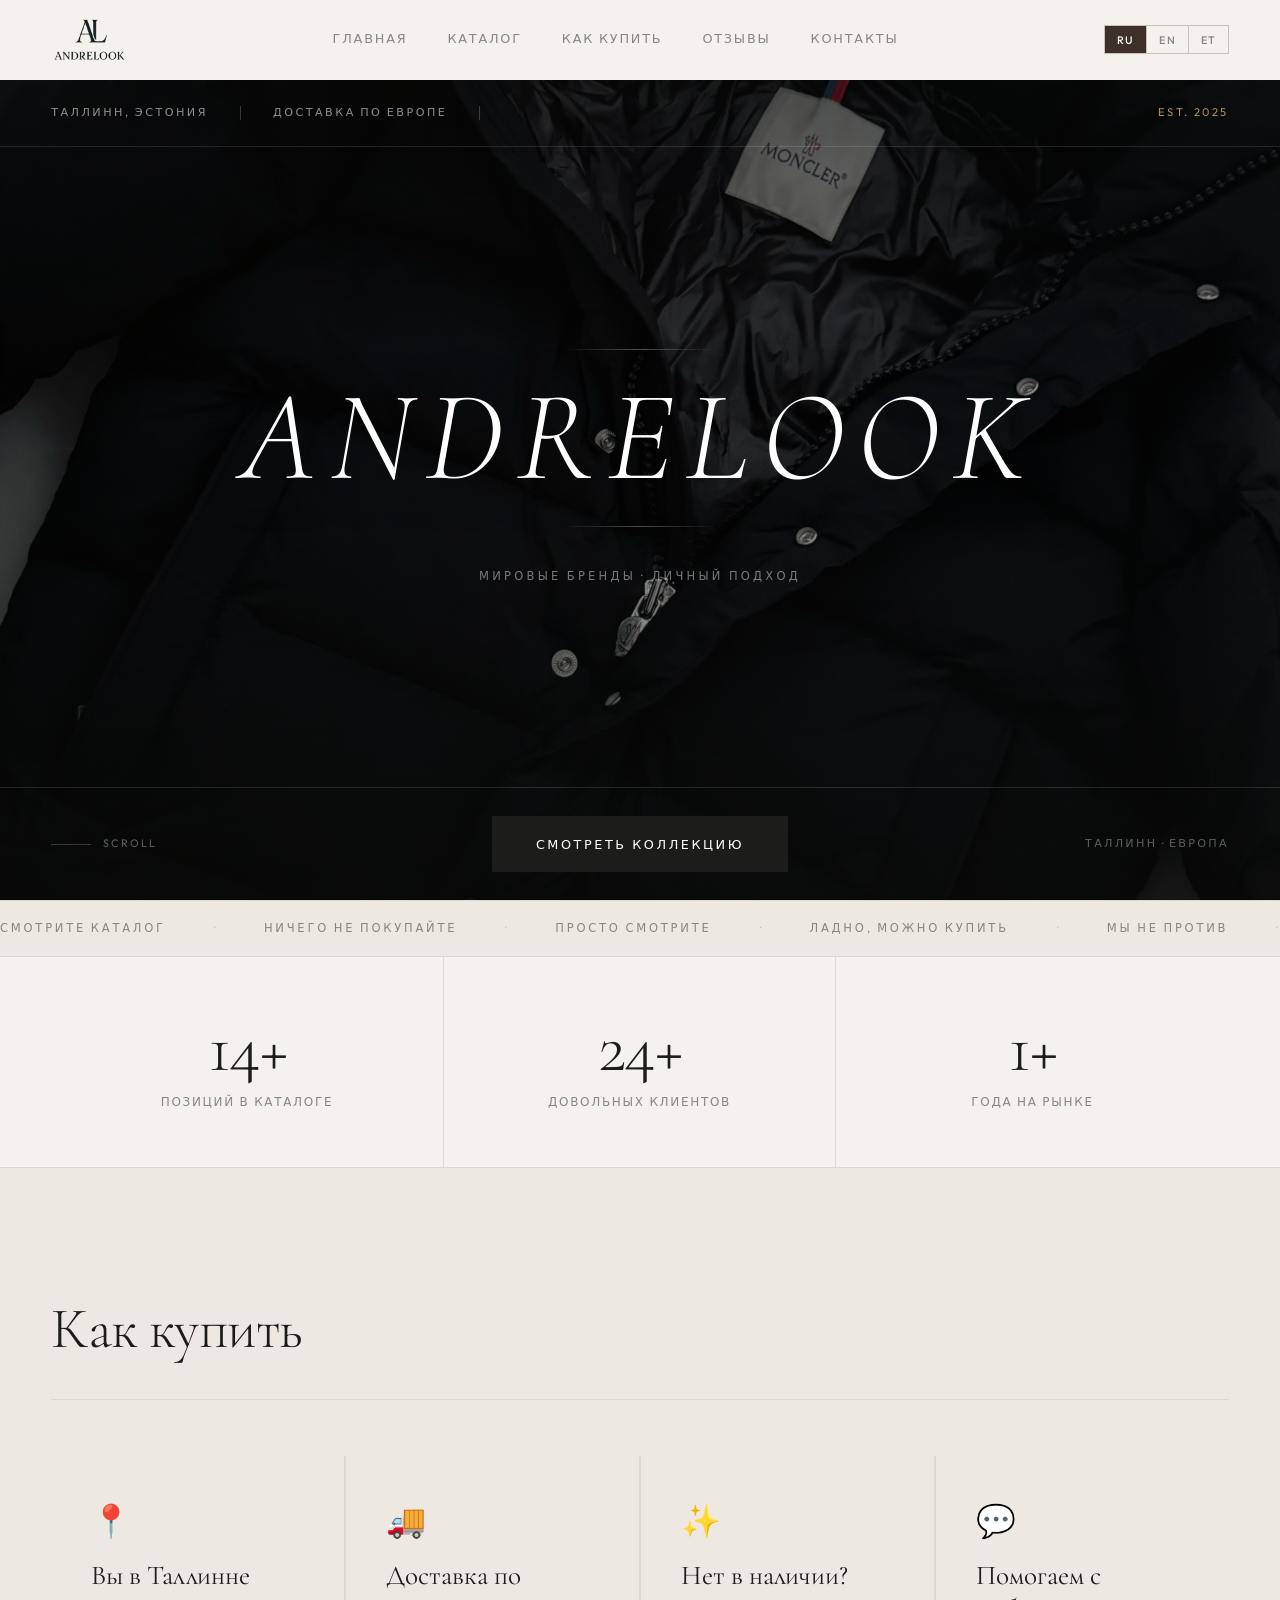
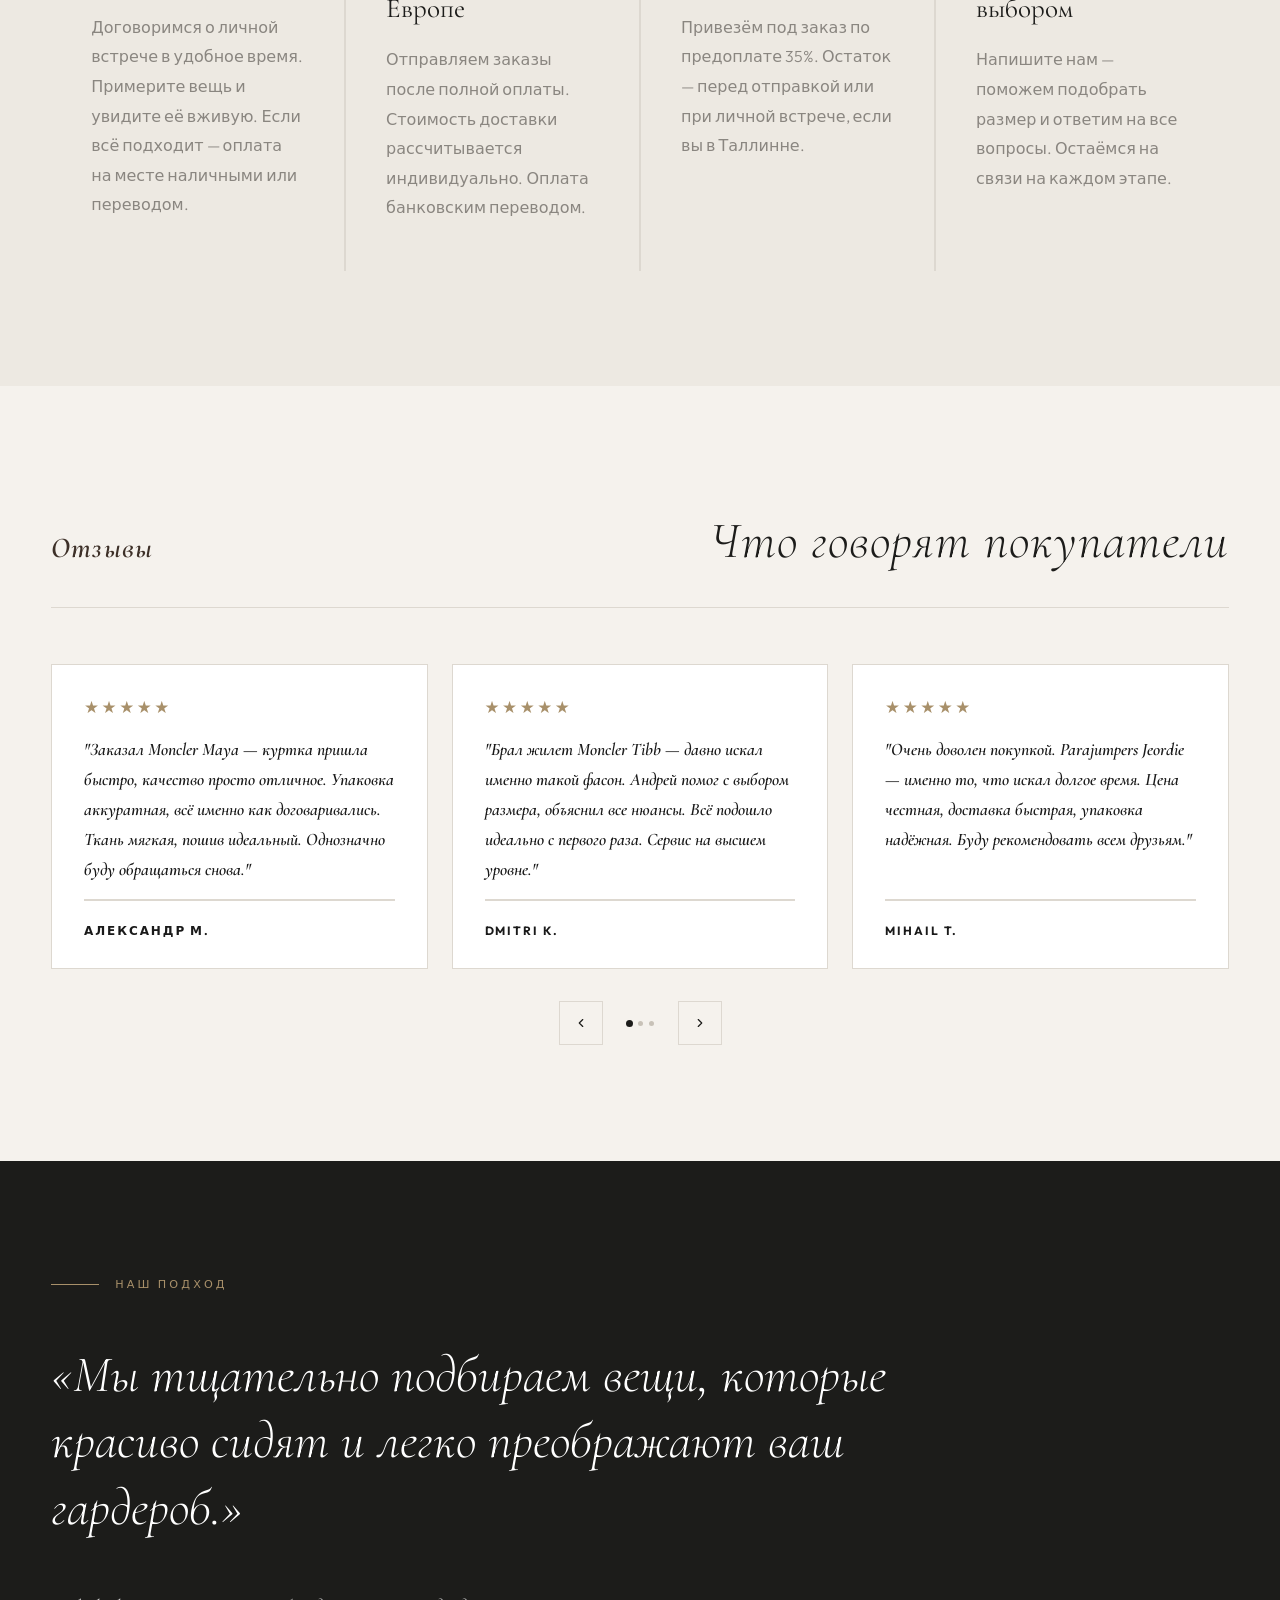
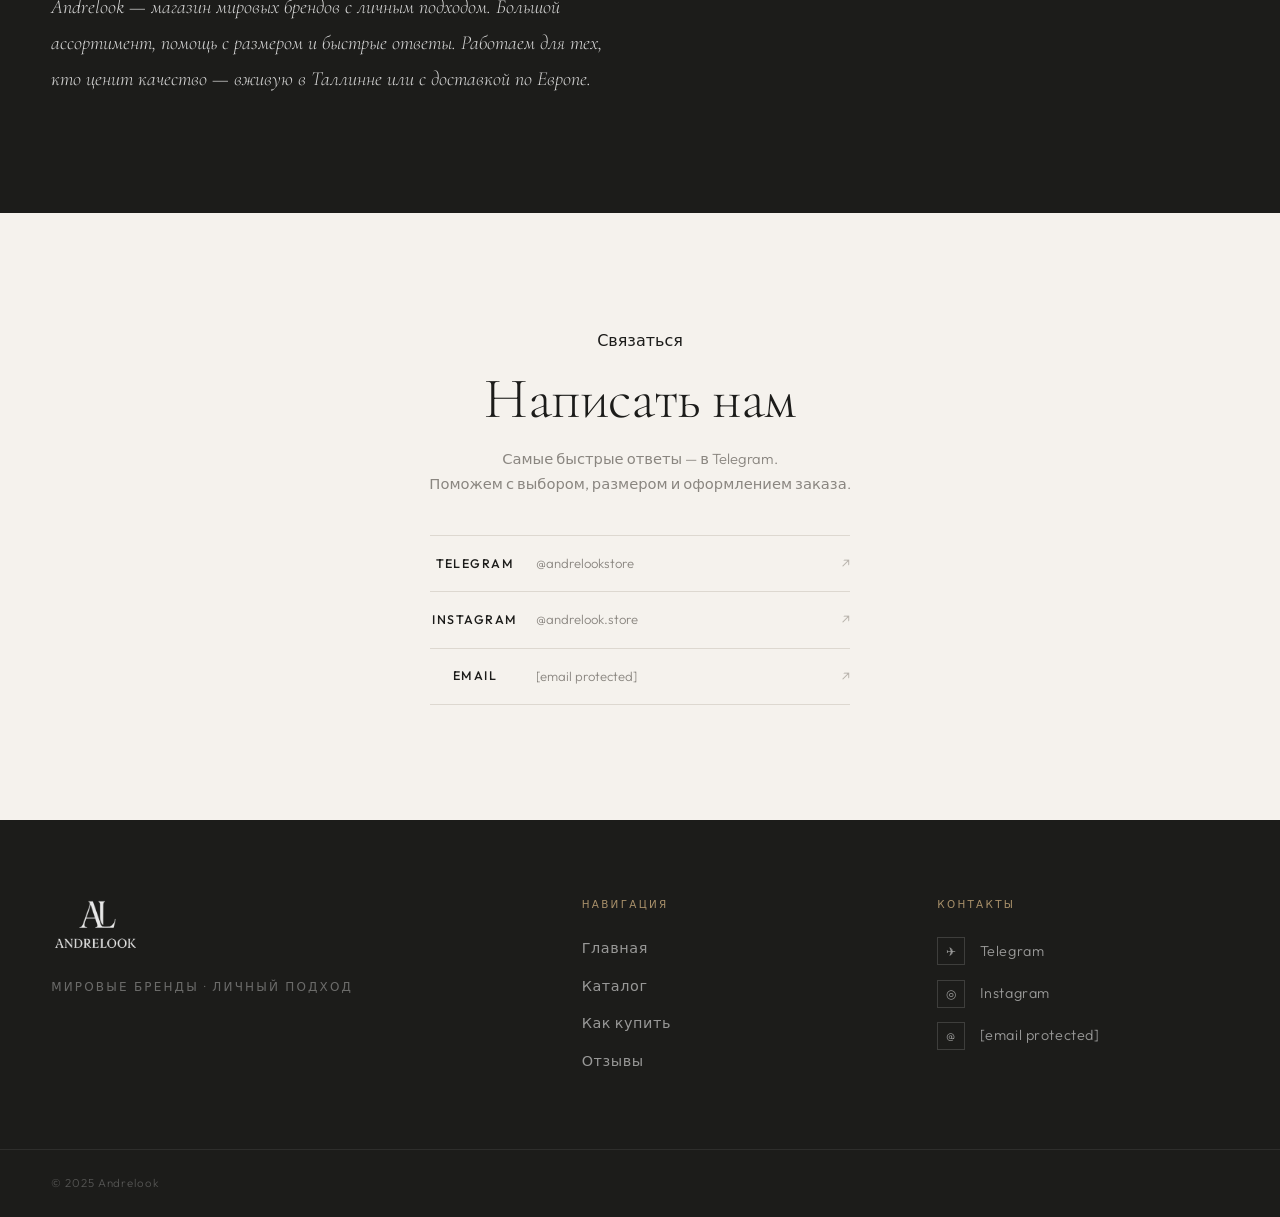
<file: index.html>
<!DOCTYPE html>
<html lang="ru">
<head>
  <meta charset="UTF-8" />
  <meta name="viewport" content="width=device-width, initial-scale=1.0" />
  <meta name="description" content="Куртки Moncler и Parajumpers в Таллинне. Личная примерка, помощь с размером, доставка по Европе. Пишите в Telegram — ответим быстро." />
  <title>Moncler & Parajumpers Tallinn | Купить — Andrelook</title>
  <link rel="preconnect" href="https://fonts.googleapis.com" />
  <link rel="preconnect" href="https://fonts.gstatic.com" crossorigin />
  <link rel="stylesheet" href="css/style.css" />
  <meta name="keywords" content="Moncler, Parajumpers, купить Moncler Таллинн, Parajumpers Estonia, брендовые куртки, Moncler Tallinn, buy Moncler Estonia" />
  <meta property="og:title" content="Moncler & Parajumpers Tallinn | Купить — Andrelook" />
  <meta property="og:description" content="Куртки Moncler и Parajumpers в Таллинне. Личная примерка, помощь с размером, доставка по Европе. Пишите в Telegram — ответим быстро." />
  <meta property="og:type" content="website" />
  <meta name="robots" content="index, follow" />
</head>
<body>

  <header class="site-header" id="site-header">
    <div class="container header-inner">
      <a href="index.html">
        <img src="images/logo.png" alt="Andrelook" class="logo-img" />
      </a>

      <nav class="nav">
        <a href="index.html"   class="nav-link" data-i18n="nav_home">Главная</a>
        <a href="catalog.html" class="nav-link" data-i18n="nav_catalog">Каталог</a>
        <a href="#how"         class="nav-link" data-i18n="nav_how">Как купить</a>
        <a href="#reviews"     class="nav-link" data-i18n="nav_reviews">Отзывы</a>
        <a href="#contact"     class="nav-link" data-i18n="nav_contact">Контакты</a>
      </nav>

      <div class="lang-switcher">
        <button class="lang-btn" data-lang="ru">RU</button>
        <button class="lang-btn" data-lang="en">EN</button>
        <button class="lang-btn" data-lang="et">ET</button>
      </div>

      <!-- Mobile: lang dropdown -->
      <div class="mobile-lang-wrap">
        <button class="mobile-lang-btn" id="mobile-lang-toggle" aria-label="Language">
          <span>RU</span>
        </button>
        <div class="mobile-lang-dropdown" id="mobile-lang-dropdown">
          <button class="lang-btn" data-lang="ru">RU</button>
          <button class="lang-btn" data-lang="en">EN</button>
          <button class="lang-btn" data-lang="et">ET</button>
        </div>
      </div>

      <button class="hamburger" id="hamburger" aria-label="Menu">
        <span></span><span></span>
      </button>
    </div>
  </header>

  <nav class="mobile-nav" id="mobile-nav">
    <a href="index.html"   class="nav-link" data-i18n="nav_home">Главная</a>
    <a href="catalog.html" class="nav-link" data-i18n="nav_catalog">Каталог</a>
    <a href="#how"         class="nav-link" data-i18n="nav_how">Как купить</a>
    <a href="#reviews"     class="nav-link" data-i18n="nav_reviews">Отзывы</a>
    <a href="#contact"     class="nav-link" data-i18n="nav_contact">Контакты</a>
  </nav>

  <main>

    <section class="hero">
      <div class="hero-bg" aria-hidden="true"></div>
      <div class="hero-overlay" aria-hidden="true"></div>

      <div class="hero-topbar">
        <span class="hero-topbar-item" data-i18n="hero_location">Tallinn, Estonia</span>
        <span class="hero-topbar-divider" aria-hidden="true"></span>
        <span class="hero-topbar-item" data-i18n="hero_delivery">Доставка по Европе</span>
        <span class="hero-topbar-divider" aria-hidden="true"></span>
        <span class="hero-topbar-item hero-topbar-year">Est. 2025</span>
      </div>

      <div class="hero-center">
        <div class="hero-brand-wrap">
          <div class="hero-brand-line hero-brand-line--top" aria-hidden="true"></div>
          <h1 class="hero-brand-name">
            <span class="hero-brand-full">ANDRELOOK</span>
          </h1>
          <div class="hero-brand-line hero-brand-line--bottom" aria-hidden="true"></div>
        </div>
        <p class="hero-tagline" data-i18n="hero_tagline">Мировые бренды · Личный подход</p>
      </div>

      <div class="hero-footer">
        <div class="hero-footer-left">
          <div class="hero-scroll-hint">
            <div class="hero-scroll-bar"></div>
            <span>scroll</span>
          </div>
        </div>
        <div class="hero-footer-center">
          <a href="catalog.html" class="btn-primary btn-primary--light">
            <span data-i18n="hero_cta">Смотреть коллекцию</span>
          </a>
        </div>
        <div class="hero-footer-right">
          <span class="hero-footer-note" data-i18n="hero_note">Таллинн · Европа</span>
        </div>
      </div>
    </section>

    <div class="ticker" aria-label="ticker">
      <div class="ticker-inner" id="ticker-inner"></div>
    </div>

    <section class="stats-bar">
      <div class="container">
        <div class="stats-grid">
          <div class="stat-item reveal">
            <span class="stat-num" data-target="30" data-suffix="+">30+</span>
            <span class="stat-lbl" data-i18n="stat_1_lbl">Позиций в каталоге</span>
          </div>
          <div class="stat-item reveal" style="transition-delay:.1s">
            <span class="stat-num" data-target="50" data-suffix="+">50+</span>
            <span class="stat-lbl" data-i18n="stat_2_lbl">Довольных клиентов</span>
          </div>
          <div class="stat-item reveal" style="transition-delay:.2s">
            <span class="stat-num" data-target="3" data-suffix="+">3+</span>
            <span class="stat-lbl" data-i18n="stat_3_lbl">Года на рынке</span>
          </div>
        </div>
      </div>
    </section>

    <section class="section how-section" id="how">
      <div class="container">
        <div class="section-header reveal">
          <h2 class="section-title" data-i18n="how_title">Как купить</h2>
        </div>
        <div class="how-grid reveal">
          <div class="how-card">
            <span class="how-icon">📍</span>
            <h3 class="how-card__title" data-i18n="how_1_title">Вы в Таллинне</h3>
            <p class="how-card__text" data-i18n="how_1_text">Договоримся о личной встрече в удобное время.</p>
          </div>
          <div class="how-card">
            <span class="how-icon">🚚</span>
            <h3 class="how-card__title" data-i18n="how_2_title">Доставка по Европе</h3>
            <p class="how-card__text" data-i18n="how_2_text">Отправляем заказы после полной оплаты.</p>
          </div>
          <div class="how-card">
            <span class="how-icon">✨</span>
            <h3 class="how-card__title" data-i18n="how_3_title">Нет в наличии?</h3>
            <p class="how-card__text" data-i18n="how_3_text">Привезём под заказ по предоплате 35%.</p>
          </div>
          <div class="how-card">
            <span class="how-icon">💬</span>
            <h3 class="how-card__title" data-i18n="how_4_title">Помогаем с выбором</h3>
            <p class="how-card__text" data-i18n="how_4_text">Напишите нам — поможем подобрать размер.</p>
          </div>
        </div>
      </div>
    </section>

    <section class="section reviews-section" id="reviews">
      <div class="container">
        <div class="section-header reveal">
          <span class="section-kicker" data-i18n="reviews_kicker">Отзывы</span>
          <h2 class="section-title" data-i18n="reviews_title">Что говорят покупатели</h2>
        </div>
        <div class="reviews-slider reveal">
          <div class="reviews-track" id="reviews-track">
            <div class="review-card">
              <div class="review-stars">★★★★★</div>
              <p class="review-text">"Заказал Moncler Maya — куртка пришла быстро, качество просто отличное. Упаковка аккуратная, всё именно как договаривались. Ткань мягкая, пошив идеальный. Однозначно буду обращаться снова."</p>
              <div class="review-author"><span class="review-name">Александр М.</span></div>
            </div>
            <div class="review-card">
              <div class="review-stars">★★★★★</div>
              <p class="review-text">"Брал жилет Moncler Tibb — давно искал именно такой фасон. Андрей помог с выбором размера, объяснил все нюансы. Всё подошло идеально с первого раза. Сервис на высшем уровне."</p>
              <div class="review-author"><span class="review-name">Dmitri K.</span></div>
            </div>
            <div class="review-card">
              <div class="review-stars">★★★★★</div>
              <p class="review-text">"Очень доволен покупкой. Parajumpers Jeordie — именно то, что искал долгое время. Цена честная, доставка быстрая, упаковка надёжная. Буду рекомендовать всем друзьям."</p>
              <div class="review-author"><span class="review-name">Mihail T.</span></div>
            </div>
            <div class="review-card">
              <div class="review-stars">★★★★★</div>
              <p class="review-text">"Покупаю здесь уже второй раз и снова доволен. Всегда всё чётко — договорились, оплатил, получил. Moncler Vezere просто огонь: очень лёгкая, тёплая и выглядит дорого."</p>
              <div class="review-author"><span class="review-name">Artur V.</span></div>
            </div>
            <div class="review-card">
              <div class="review-stars">★★★★★</div>
              <p class="review-text">"Сомневался поначалу насчёт онлайн-покупки, но всё прошло отлично. Встретились лично, проверил куртку Moncler Galion на месте. Лёгкая, стильная, качество на уровне. Всё честно и прозрачно."</p>
              <div class="review-author"><span class="review-name">Pavel S.</span></div>
            </div>
            <div class="review-card">
              <div class="review-stars">★★★★★</div>
              <p class="review-text">"Взял кардиган Moncler — сразу предупредили что маломерит и посоветовали размер побольше. Подошло идеально. Приятно когда продавец честен и думает о клиенте, а не просто о продаже."</p>
              <div class="review-author"><span class="review-name">Roman L.</span></div>
            </div>
            <div class="review-card">
              <div class="review-stars">★★★★★</div>
              <p class="review-text">"Доставка в Ригу прошла быстро и без каких-либо проблем. Жилет Parajumpers Jeordie в идеальном состоянии, точно как описано. Связь была на протяжении всего процесса. Спасибо большое!"</p>
              <div class="review-author"><span class="review-name">Irina P.</span></div>
            </div>
            <div class="review-card">
              <div class="review-stars">★★★★★</div>
              <p class="review-text">"Очень стильный магазин с хорошим выбором. Взял Moncler Bormes — качество на высоте, выглядит дорого. Быстрые ответы в Telegram, всё объяснили и помогли определиться с размером."</p>
              <div class="review-author"><span class="review-name">Andrei N.</span></div>
            </div>
            <div class="review-card">
              <div class="review-stars">★★★★★</div>
              <p class="review-text">"Первый раз покупал через такой формат — немного волновался. Но всё прошло супер: встретились лично в Таллинне, куртка именно как на фото. Никакого обмана. Буду рекомендовать всем знакомым."</p>
              <div class="review-author"><span class="review-name">Sergei M.</span></div>
            </div>
          </div>
          <div class="reviews-nav">
            <button class="rev-arrow rev-arrow--l" id="rev-prev" aria-label="Назад">
              <svg viewBox="0 0 24 24"><polyline points="15 18 9 12 15 6"/></svg>
            </button>
            <div class="rev-dots" id="rev-dots"></div>
            <button class="rev-arrow rev-arrow--r" id="rev-next" aria-label="Вперёд">
              <svg viewBox="0 0 24 24"><polyline points="9 6 15 12 9 18"/></svg>
            </button>
          </div>
        </div>
      </div>
    </section>

    <section class="section statement">
      <div class="container">
        <div class="statement-inner reveal">
          <div class="statement-kicker">
            <div class="statement-kicker-line"></div>
            <span data-i18n="stmt_label">Наш подход</span>
          </div>
          <blockquote class="statement-quote" data-i18n="stmt_quote">
            «Мы тщательно подбираем вещи, которые красиво сидят и легко преображают ваш гардероб.»
          </blockquote>
          <p class="statement-text statement-text--serif" data-i18n="stmt_text">
            Andrelook — магазин мировых брендов с личным подходом.
          </p>
        </div>
      </div>
    </section>

    <section class="section contact-section" id="contact">
      <div class="container">
        <div class="contact-inner reveal">
          <p class="section-kicker" data-i18n="contact_kicker">Связаться</p>
          <h2 class="section-title" data-i18n="contact_title">Написать нам</h2>
          <p class="contact-sub" data-i18n="contact_sub">Самые быстрые ответы — в Telegram.<br>Поможем с выбором, размером и оформлением заказа.</p>
          <div class="contact-rows">
            <a href="https://t.me/andrelookstore" class="contact-row" target="_blank" rel="noopener">
              <span class="contact-row__name">Telegram</span>
              <span class="contact-row__handle">@andrelookstore</span>
              <span class="contact-row__arrow">↗</span>
            </a>
            <a href="https://www.instagram.com/andrelook.store/" class="contact-row" target="_blank" rel="noopener">
              <span class="contact-row__name">Instagram</span>
              <span class="contact-row__handle">@andrelook.store</span>
              <span class="contact-row__arrow">↗</span>
            </a>
            <a href="/cdn-cgi/l/email-protection#0f66616960216e616b7d6a636060644f68626e6663216c6062" class="contact-row">
              <span class="contact-row__name">Email</span>
              <span class="contact-row__handle"><span class="__cf_email__" data-cfemail="b9d0d7dfd697d8d7ddcbdcd5d6d6d2f9ded4d8d0d597dad6d4">[email&#160;protected]</span></span>
              <span class="contact-row__arrow">↗</span>
            </a>
          </div>
        </div>
      </div>
    </section>

  </main>

  <footer class="site-footer">
    <div class="footer-top">
      <div class="container footer-top-inner">
        <div class="footer-brand">
          <a href="index.html">
            <img src="images/logo.png" alt="Andrelook" class="footer-logo" />
          </a>
          <p class="footer-brand-text" data-i18n="hero_tagline">Мировые бренды · Личный подход</p>
        </div>
        <div class="footer-col">
          <span class="footer-col-title">Навигация</span>
          <nav class="footer-nav-list">
            <a href="index.html"   data-i18n="nav_home">Главная</a>
            <a href="catalog.html" data-i18n="nav_catalog">Каталог</a>
            <a href="#how"         data-i18n="nav_how">Как купить</a>
            <a href="#reviews"     data-i18n="nav_reviews">Отзывы</a>
          </nav>
        </div>
        <div class="footer-col">
          <span class="footer-col-title">Контакты</span>
          <div class="footer-contacts">
            <a href="https://t.me/andrelookstore" class="footer-contact-link" target="_blank" rel="noopener">
              <span class="footer-contact-icon">✈</span>
              <span>Telegram</span>
            </a>
            <a href="https://www.instagram.com/andrelook.store/" class="footer-contact-link" target="_blank" rel="noopener">
              <span class="footer-contact-icon">◎</span>
              <span>Instagram</span>
            </a>
            <a href="/cdn-cgi/l/email-protection#254c4b434a0b444b415740494a4a4e654248444c490b464a48" class="footer-contact-link">
              <span class="footer-contact-icon">@</span>
              <span><span class="__cf_email__" data-cfemail="21484f474e0f404f4553444d4e4e4a61464c40484d0f424e4c">[email&#160;protected]</span></span>
            </a>
          </div>
        </div>

      </div>
    </div>

    <div class="footer-bottom">
      <div class="container footer-bottom-inner">
        <span class="footer-copy" data-i18n="footer_copy">© 2025 Andrelook · Таллинн</span>
      </div>
    </div>
  </footer>

  <script src="js/main.js"></script>
</body>
</html>
</file>
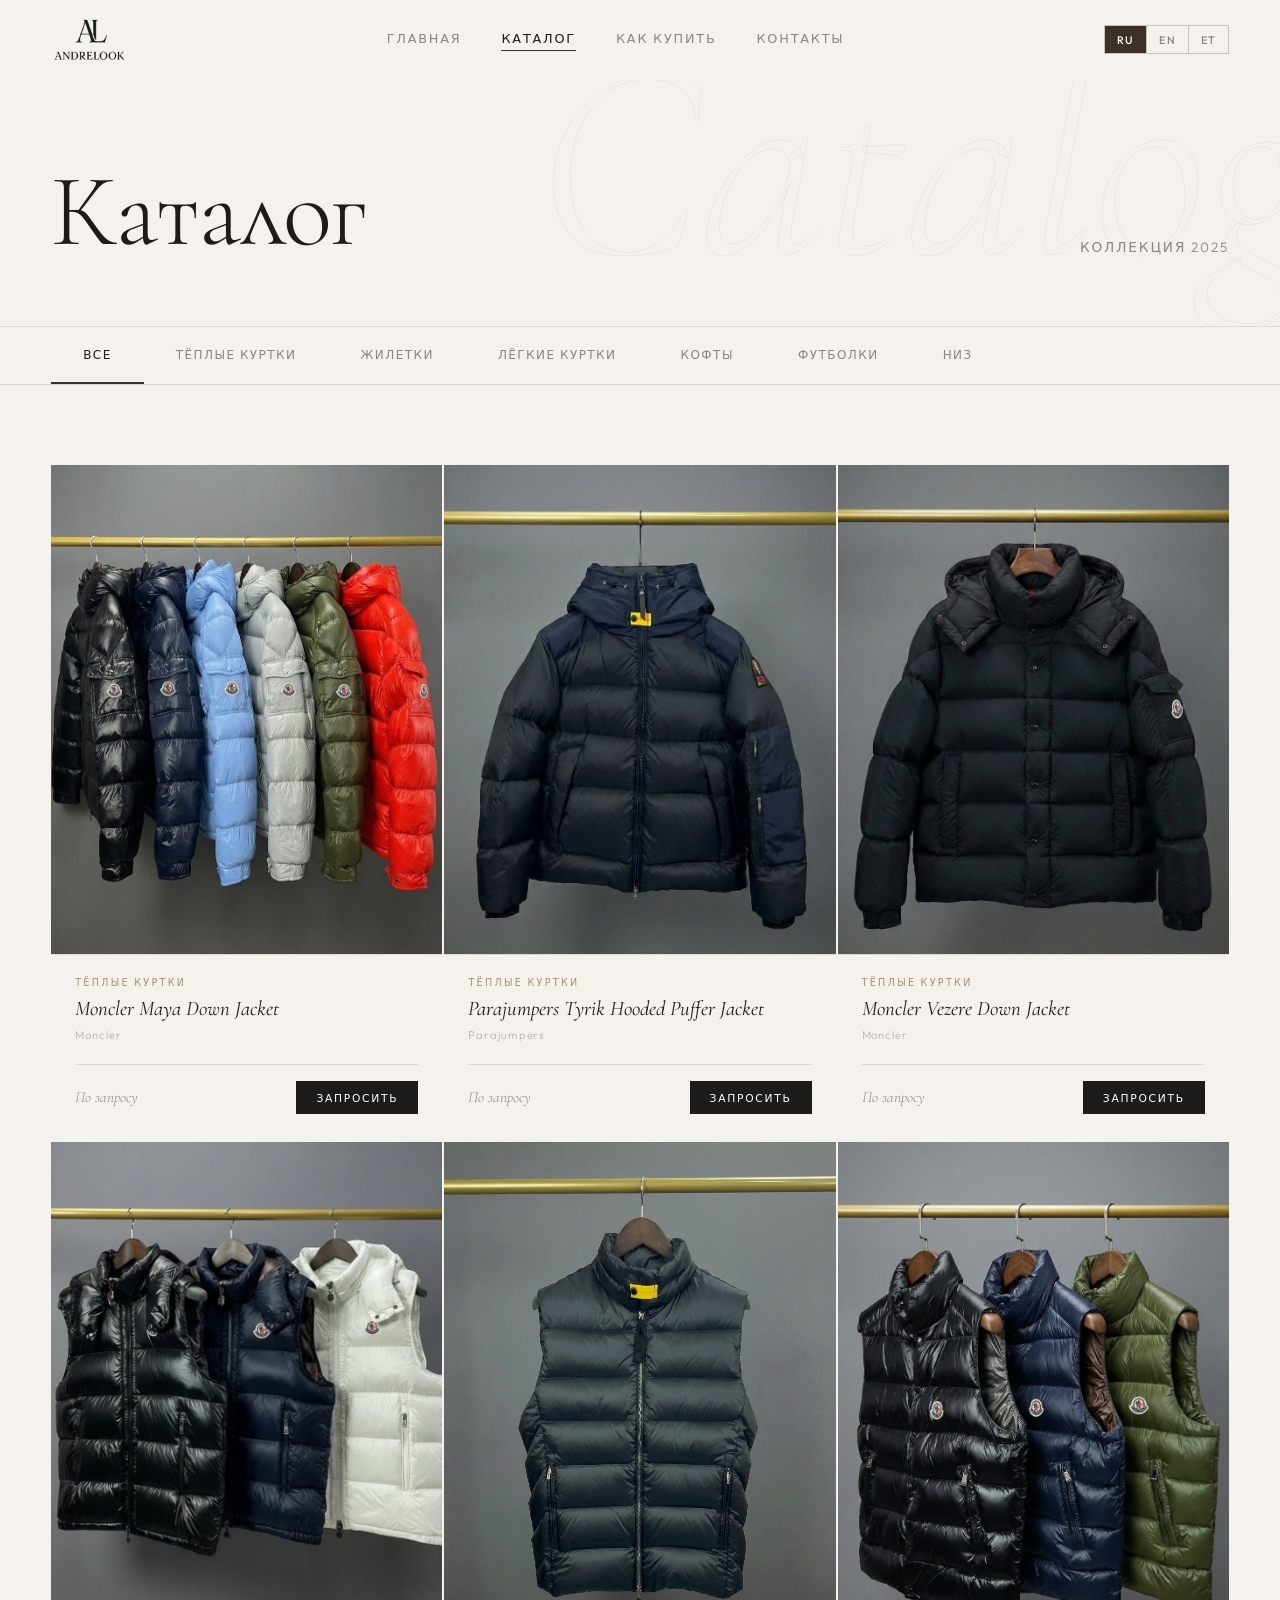
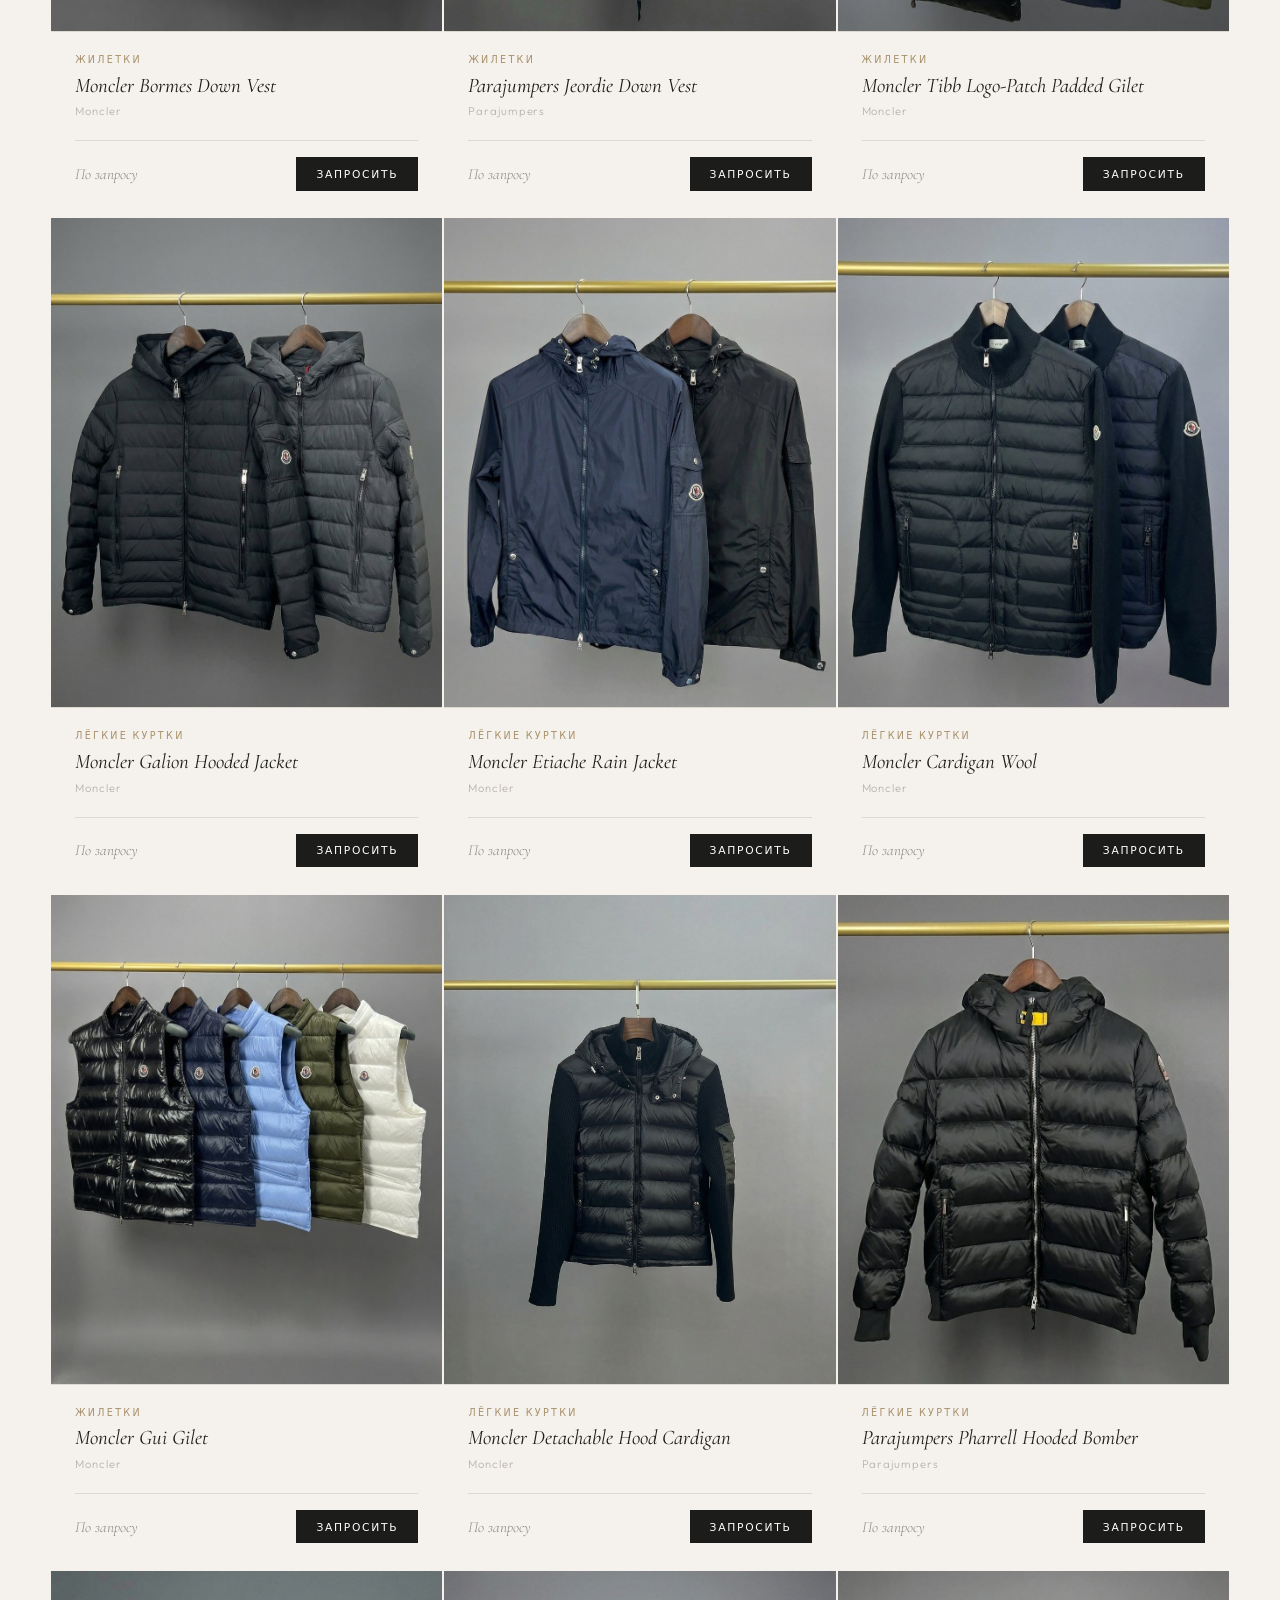
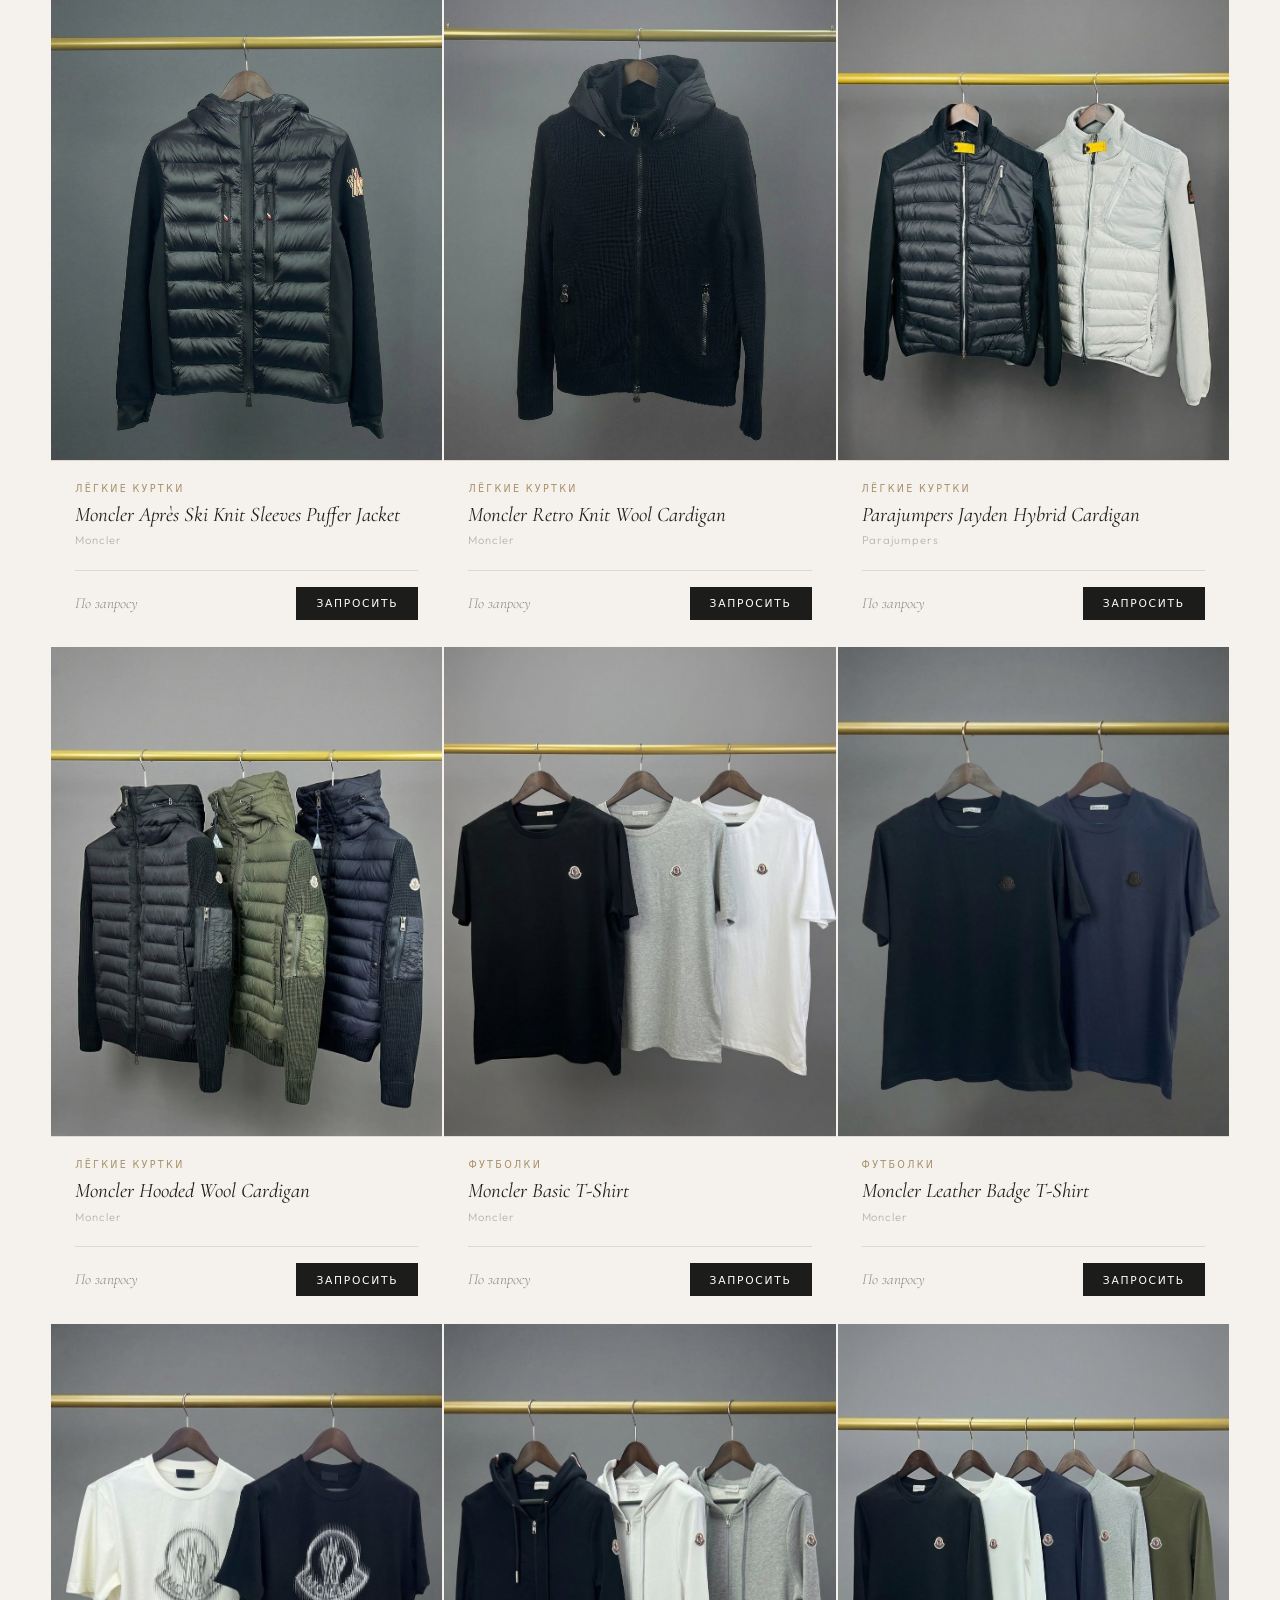
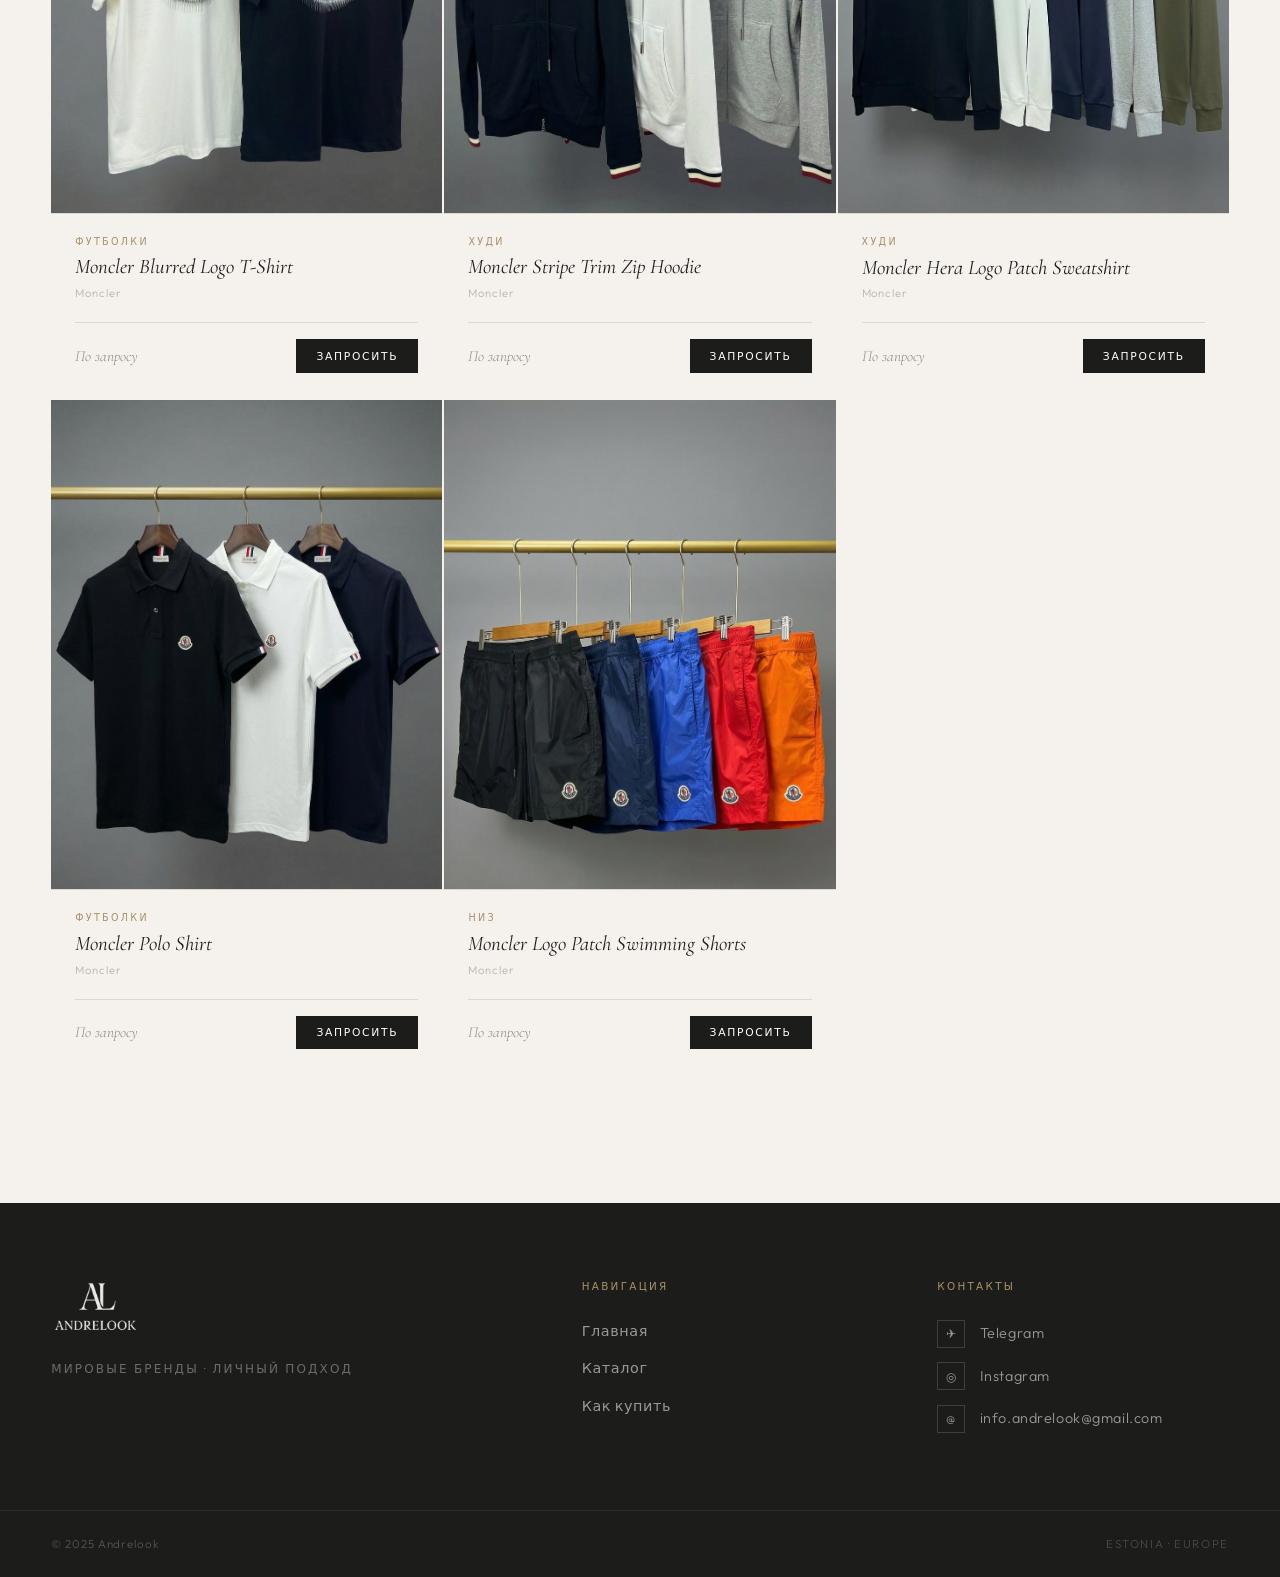
<file: catalog.html>
<!DOCTYPE html>
<html lang="ru">
<head>
  <meta charset="UTF-8" />
  <meta name="viewport" content="width=device-width, initial-scale=1.0" />
  <meta name="description" content="Большой выбор Moncler и Parajumpers: куртки, жилетки, худи, футболки. Таллинн — личная встреча, Европа — доставка." />
  <title>Каталог Moncler & Parajumpers | Куртки, жилетки, худи — Andrelook Tallinn</title>
  <link rel="preconnect" href="https://fonts.googleapis.com" />
  <link rel="preconnect" href="https://fonts.gstatic.com" crossorigin />
  <link rel="stylesheet" href="css/style.css" />
  <meta name="keywords" content="Moncler, Parajumpers, купить Moncler Таллинн, Parajumpers Estonia, брендовые куртки, Moncler Tallinn, buy Moncler Estonia" />
  <meta property="og:title" content="Каталог Moncler & Parajumpers | Куртки, жилетки, худи — Andrelook Tallinn" />
  <meta property="og:description" content="Большой выбор Moncler и Parajumpers: куртки, жилетки, худи, футболки. Таллинн — личная встреча, Европа — доставка." />
  <meta property="og:type" content="website" />
  <meta name="robots" content="index, follow" />
</head>
<body>

  <header class="site-header scrolled" id="site-header">
    <div class="container header-inner">
      <a href="index.html">
        <img src="images/logo.png" alt="Andrelook" class="logo-img" />
      </a>
      <nav class="nav">
        <a href="index.html"         class="nav-link" data-i18n="nav_home">Главная</a>
        <a href="catalog.html"       class="nav-link active" data-i18n="nav_catalog">Каталог</a>
        <a href="index.html#how"     class="nav-link" data-i18n="nav_how">Как купить</a>
        <a href="index.html#contact" class="nav-link" data-i18n="nav_contact">Контакты</a>
      </nav>
      <div class="lang-switcher">
        <button class="lang-btn" data-lang="ru">RU</button>
        <button class="lang-btn" data-lang="en">EN</button>
        <button class="lang-btn" data-lang="et">ET</button>
      </div>

      <!-- Mobile: lang dropdown -->
      <div class="mobile-lang-wrap">
        <button class="mobile-lang-btn" id="mobile-lang-toggle" aria-label="Language">
          <span>RU</span>
        </button>
        <div class="mobile-lang-dropdown" id="mobile-lang-dropdown">
          <button class="lang-btn" data-lang="ru">RU</button>
          <button class="lang-btn" data-lang="en">EN</button>
          <button class="lang-btn" data-lang="et">ET</button>
        </div>
      </div>

      <button class="hamburger" id="hamburger" aria-label="Menu">
        <span></span><span></span>
      </button>
    </div>
  </header>

  <nav class="mobile-nav" id="mobile-nav">
    <a href="index.html"         class="nav-link" data-i18n="nav_home">Главная</a>
    <a href="catalog.html"       class="nav-link" data-i18n="nav_catalog">Каталог</a>
    <a href="index.html#how"     class="nav-link" data-i18n="nav_how">Как купить</a>
    <a href="index.html#contact" class="nav-link" data-i18n="nav_contact">Контакты</a>
  </nav>

  <main>
    <div class="catalog-hero">
      <div class="catalog-hero-bg" aria-hidden="true">Catalog</div>
      <div class="container">
        <h1 class="catalog-title" data-i18n="nav_catalog">Каталог</h1>
        <p class="catalog-sub" data-i18n="cat_season">Коллекция 2025</p>
      </div>
    </div>

    <div class="filters-bar">
      <div class="container">
        <div class="filters">
          <button class="filter-btn active" data-filter="all"           data-i18n="filter_all">Все</button>
          <button class="filter-btn"        data-filter="warm-jackets"  data-i18n="filter_warm">Тёплые куртки</button>
          <button class="filter-btn"        data-filter="vests"         data-i18n="filter_vests">Жилетки</button>
          <button class="filter-btn"        data-filter="light-jackets" data-i18n="filter_light">Лёгкие куртки</button>
          <button class="filter-btn"        data-filter="hoodies"       data-i18n="filter_hoodies">Кофты</button>
          <button class="filter-btn"        data-filter="t-shirts"      data-i18n="filter_tshirts">Футболки</button>
          <button class="filter-btn"        data-filter="bottoms"       data-i18n="filter_bottoms">Низ</button>
        </div>
      </div>
    </div>

    <section class="catalog-main">
      <div class="container">
        <div class="products-grid" id="products-grid"></div>
      </div>
    </section>
  </main>

  <footer class="site-footer">
    <div class="footer-top">
      <div class="container footer-top-inner">
        <div class="footer-brand">
          <a href="index.html">
            <img src="images/logo.png" alt="Andrelook" class="footer-logo" />
          </a>
          <p class="footer-brand-text" data-i18n="hero_tagline">Мировые бренды · Личный подход</p>
        </div>
        <div class="footer-col">
          <span class="footer-col-title">Навигация</span>
          <nav class="footer-nav-list">
            <a href="index.html"     data-i18n="nav_home">Главная</a>
            <a href="catalog.html"   data-i18n="nav_catalog">Каталог</a>
            <a href="index.html#how" data-i18n="nav_how">Как купить</a>
          </nav>
        </div>
        <div class="footer-col">
          <span class="footer-col-title">Контакты</span>
          <div class="footer-contacts">
            <a href="https://t.me/andrelookstore" class="footer-contact-link" target="_blank" rel="noopener">
              <span class="footer-contact-icon">✈</span>
              <span>Telegram</span>
            </a>
            <a href="https://www.instagram.com/andrelook.store/" class="footer-contact-link" target="_blank" rel="noopener">
              <span class="footer-contact-icon">◎</span>
              <span>Instagram</span>
            </a>
            <a href="mailto:info.andrelook@gmail.com" class="footer-contact-link">
              <span class="footer-contact-icon">@</span>
              <span>info.andrelook@gmail.com</span>
            </a>
          </div>
        </div>
      </div>
    </div>
    <div class="footer-bottom">
      <div class="container footer-bottom-inner">
        <span class="footer-copy" data-i18n="footer_copy">© 2025 Andrelook</span>
        <span class="footer-bottom-note">Estonia · Europe</span>
      </div>
    </div>
  </footer>

  <div class="modal-overlay" id="modal-overlay" role="dialog" aria-modal="true">
    <div class="modal">
      <button class="modal-close" id="modal-close" aria-label="Close">✕</button>
      <h2 class="modal-title"><span id="modal-product-name"></span></h2>
      <div class="modal-colors" id="modal-colors"></div>
      <p class="modal-text-el" id="modal-body-text">Напишите нам в Telegram — расскажем о наличии, размерах и всех деталях.</p>
      <div class="modal-actions">
        <a href="#" class="modal-btn modal-btn--tg" id="modal-tg" target="_blank" rel="noopener">
          <span>Telegram</span>
        </a>
        <a href="mailto:info.andrelook@gmail.com" class="modal-btn modal-btn--email">
          <span>Email</span>
        </a>
      </div>
    </div>
  </div>

  <script src="js/main.js"></script>
</body>
</html>
</file>
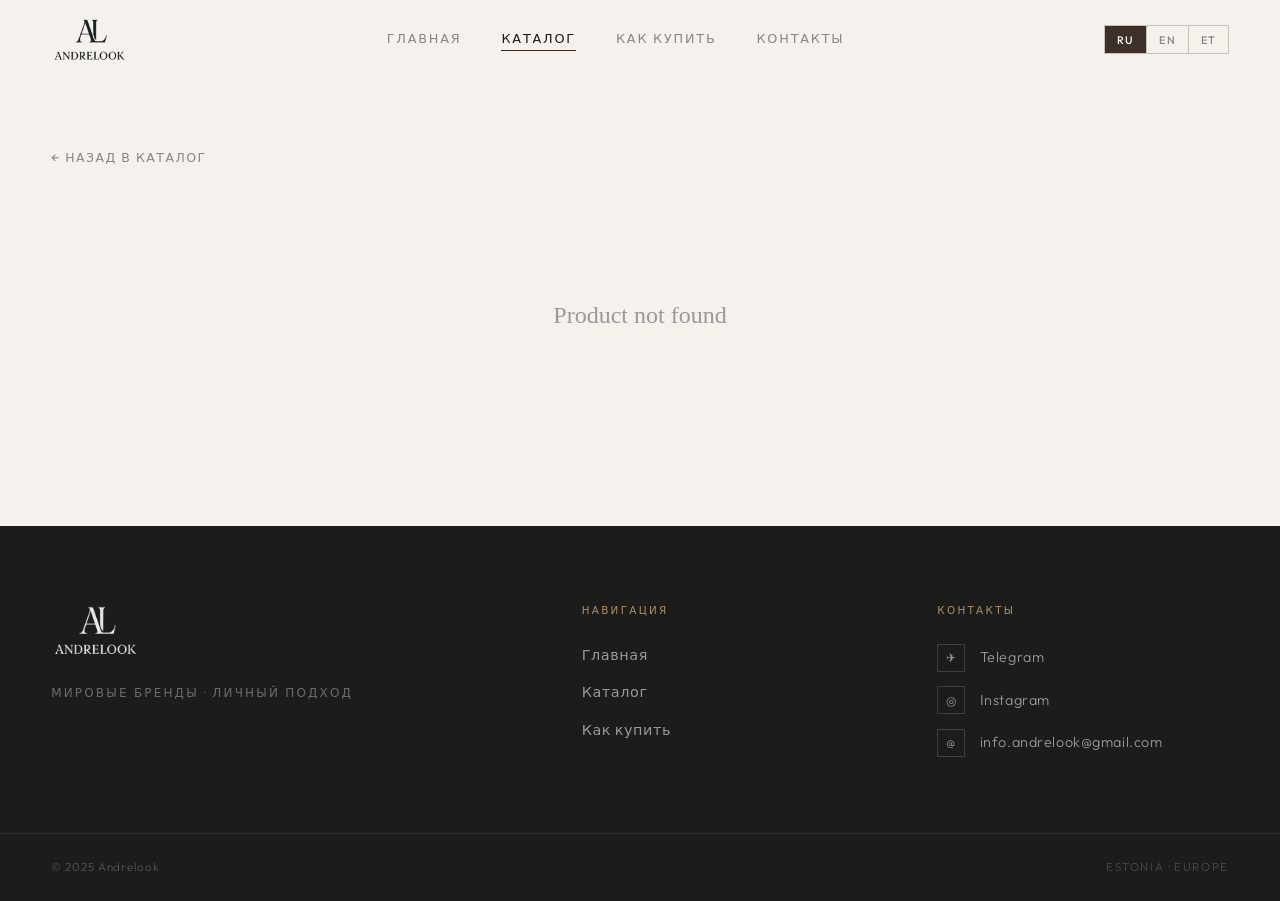
<file: product.html>
<!DOCTYPE html>
<html lang="ru">
<head>
  <meta charset="UTF-8" />
  <meta name="viewport" content="width=device-width, initial-scale=1.0" />
  <meta name="description" content="Купить Moncler & Parajumpers в Таллинне или с доставкой по Европе. Пишите в Telegram." />
  <title>Moncler & Parajumpers | Moncler Tallinn — Andrelook</title>
  <link rel="preconnect" href="https://fonts.googleapis.com" />
  <link rel="preconnect" href="https://fonts.gstatic.com" crossorigin />
  <link rel="stylesheet" href="css/style.css" />
  <meta name="robots" content="index, follow" />
</head>
<body>

  <header class="site-header scrolled" id="site-header">
    <div class="container header-inner">
      <a href="index.html">
        <img src="images/logo.png" alt="Andrelook" class="logo-img" />
      </a>
      <nav class="nav">
        <a href="index.html"         class="nav-link" data-i18n="nav_home">Главная</a>
        <a href="catalog.html"       class="nav-link active" data-i18n="nav_catalog">Каталог</a>
        <a href="index.html#how"     class="nav-link" data-i18n="nav_how">Как купить</a>
        <a href="index.html#contact" class="nav-link" data-i18n="nav_contact">Контакты</a>
      </nav>
      <div class="lang-switcher">
        <button class="lang-btn" data-lang="ru">RU</button>
        <button class="lang-btn" data-lang="en">EN</button>
        <button class="lang-btn" data-lang="et">ET</button>
      </div>

      <!-- Mobile: lang dropdown -->
      <div class="mobile-lang-wrap">
        <button class="mobile-lang-btn" id="mobile-lang-toggle" aria-label="Language">
          <span>RU</span>
        </button>
        <div class="mobile-lang-dropdown" id="mobile-lang-dropdown">
          <button class="lang-btn" data-lang="ru">RU</button>
          <button class="lang-btn" data-lang="en">EN</button>
          <button class="lang-btn" data-lang="et">ET</button>
        </div>
      </div>

      <button class="hamburger" id="hamburger" aria-label="Menu">
        <span></span><span></span>
      </button>
    </div>
  </header>

  <nav class="mobile-nav" id="mobile-nav">
    <a href="index.html"         class="nav-link" data-i18n="nav_home">Главная</a>
    <a href="catalog.html"       class="nav-link" data-i18n="nav_catalog">Каталог</a>
    <a href="index.html#how"     class="nav-link" data-i18n="nav_how">Как купить</a>
    <a href="index.html#contact" class="nav-link" data-i18n="nav_contact">Контакты</a>
  </nav>

  <main>
    <section class="product-detail-page">
      <div class="container">
        <a href="catalog.html" class="product-back" data-i18n="back_catalog">← Назад в каталог</a>
        <div id="product-detail">
          <div class="product-detail-grid">
            <div class="product-gallery">
              <div class="product-main-img" id="product-main-img"></div>
              <div class="product-thumbs" id="product-thumbs"></div>
            </div>
            <div class="product-info" id="product-info"></div>
          </div>
        </div>
      </div>
    </section>
  </main>

  <footer class="site-footer">
    <div class="footer-top">
      <div class="container footer-top-inner">
        <div class="footer-brand">
          <a href="index.html">
            <img src="images/logo.png" alt="Andrelook" class="footer-logo" />
          </a>
          <p class="footer-brand-text" data-i18n="hero_tagline">Мировые бренды · Личный подход</p>
        </div>
        <div class="footer-col">
          <span class="footer-col-title">Навигация</span>
          <nav class="footer-nav-list">
            <a href="index.html"     data-i18n="nav_home">Главная</a>
            <a href="catalog.html"   data-i18n="nav_catalog">Каталог</a>
            <a href="index.html#how" data-i18n="nav_how">Как купить</a>
          </nav>
        </div>
        <div class="footer-col">
          <span class="footer-col-title">Контакты</span>
          <div class="footer-contacts">
            <a href="https://t.me/andrelookstore" class="footer-contact-link" target="_blank" rel="noopener">
              <span class="footer-contact-icon">✈</span>
              <span>Telegram</span>
            </a>
            <a href="https://www.instagram.com/andrelook.store/" class="footer-contact-link" target="_blank" rel="noopener">
              <span class="footer-contact-icon">◎</span>
              <span>Instagram</span>
            </a>
            <a href="mailto:info.andrelook@gmail.com" class="footer-contact-link">
              <span class="footer-contact-icon">@</span>
              <span>info.andrelook@gmail.com</span>
            </a>
          </div>
        </div>
      </div>
    </div>
    <div class="footer-bottom">
      <div class="container footer-bottom-inner">
        <span class="footer-copy" data-i18n="footer_copy">© 2025 Andrelook</span>
        <span class="footer-bottom-note">Estonia · Europe</span>
      </div>
    </div>
  </footer>

  <div class="modal-overlay" id="modal-overlay" role="dialog" aria-modal="true">
    <div class="modal">
      <button class="modal-close" id="modal-close" aria-label="Close">✕</button>
      <h2 class="modal-title"><span id="modal-product-name"></span></h2>
      <div class="modal-colors" id="modal-colors"></div>
      <p class="modal-text-el" id="modal-body-text">Напишите нам в Telegram — расскажем о наличии, размерах и всех деталях.</p>
      <div class="modal-actions">
        <a href="#" class="modal-btn modal-btn--tg" id="modal-tg" target="_blank" rel="noopener">
          <span>Telegram</span>
        </a>
        <a href="mailto:info.andrelook@gmail.com" class="modal-btn modal-btn--email">
          <span>Email</span>
        </a>
      </div>
    </div>
  </div>

  <script src="js/main.js"></script>
</body>
</html>
</file>
<file: css/style.css>
/* =============================================
   ANDRELOOK — css/style.css
   Light · Editorial · Bold Scale
   ============================================= */

@import url('https://fonts.googleapis.com/css2?family=Cormorant+Garamond:ital,wght@0,300;0,400;0,600;1,300;1,400;1,600&family=Outfit:wght@300;400;500;600&display=swap');

/* ── Variables ──────────────────────────────── */
:root {
  --bg:          #F5F2ED;
  --bg-warm:     #EDE9E2;
  --bg-card:     #FFFFFF;
  --bg-dark:     #1C1C1A;
  --text:        #1C1C1A;
  --text-mid:    #4A4844;
  --text-muted:  #8A8680;
  --text-light:  #B8B3AC;
  --border:      #DDD8D0;
  --border-mid:  #C8C2B8;
  --green:       #3D3028;
  --green-light: #F0EBE6;
  --gold:        #A8906A;

  --font-serif: 'Cormorant Garamond', Georgia, serif;
  --font-sans:  'Outfit', system-ui, sans-serif;

  --container: 1360px;
  --ease:      cubic-bezier(0.22, 1, 0.36, 1);

  --header-h: 80px;
}

/* ── Reset ──────────────────────────────────── */
*, *::before, *::after { box-sizing: border-box; margin: 0; padding: 0; }
html { font-size: 16px; scroll-behavior: smooth; -webkit-font-smoothing: antialiased; }
body { background: var(--bg); color: var(--text); font-family: var(--font-sans); font-weight: 300; line-height: 1.6; overflow-x: hidden; }
img  { display: block; width: 100%; }
a    { text-decoration: none; color: inherit; }
button { border: none; background: none; cursor: pointer; font-family: inherit; }
ul { list-style: none; }

.container {
  width: 100%;
  max-width: var(--container);
  margin: 0 auto;
  padding: 0 clamp(1.5rem, 4vw, 5rem);
}
.section { padding: clamp(5rem, 9vw, 9rem) 0; }

/* ══════════════════════════════════════════════
   HEADER
   ══════════════════════════════════════════════ */
.site-header {
  position: fixed;
  top: 0; left: 0; right: 0;
  z-index: 100;
  height: var(--header-h);
  background: var(--bg);
  border-bottom: 1px solid transparent;
  transition: border-color 0.4s var(--ease), box-shadow 0.4s var(--ease);
}
.site-header.scrolled {
  border-bottom-color: var(--border);
  box-shadow: 0 1px 32px rgba(28,28,26,0.06);
}

.header-inner {
  height: 100%;
  display: flex;
  align-items: center;
  justify-content: space-between;
  gap: 2rem;
}

.logo-img {
  height: 48px;
  width: auto;
  display: block;
  transition: opacity 0.25s;
  mix-blend-mode: multiply;
}
.logo-img:hover { opacity: 0.65; }

.nav { display: flex; align-items: center; gap: 2.5rem; }

.nav-link {
  font-size: 0.8rem;
  font-weight: 400;
  letter-spacing: 0.14em;
  color: var(--text-muted);
  text-transform: uppercase;
  position: relative;
  padding-bottom: 3px;
  transition: color 0.2s;
}
.nav-link::after {
  content: '';
  position: absolute;
  bottom: 0; left: 0;
  width: 0; height: 1px;
  background: var(--green);
  transition: width 0.35s var(--ease);
}
.nav-link:hover, .nav-link.active { color: var(--text); }
.nav-link:hover::after, .nav-link.active::after { width: 100%; }

/* Lang switcher */
.lang-switcher {
  display: flex;
  border: 1px solid var(--border-mid);
  overflow: hidden;
}
.lang-btn {
  padding: 0.4rem 0.75rem;
  font-size: 0.68rem;
  font-weight: 500;
  letter-spacing: 0.1em;
  text-transform: uppercase;
  color: var(--text-muted);
  border-right: 1px solid var(--border-mid);
  transition: background 0.2s, color 0.2s;
}
.lang-btn:last-child { border-right: none; }
.lang-btn:hover { background: var(--bg-warm); color: var(--text); }
.lang-btn.active { background: var(--green); color: #fff; }

/* Hamburger */
.hamburger { display: none; flex-direction: column; gap: 6px; padding: 4px; }
.hamburger span { display: block; width: 26px; height: 1px; background: var(--text); transition: transform 0.3s var(--ease); }
.hamburger.open span:first-child { transform: translateY(7px) rotate(45deg); }
.hamburger.open span:last-child  { transform: translateY(-7px) rotate(-45deg); }

.mobile-nav {
  display: none;
  position: fixed;
  inset: 0; top: var(--header-h);
  background: var(--bg);
  z-index: 99;
  flex-direction: column;
  justify-content: center;
  align-items: center;
  gap: 2.5rem;
  opacity: 0; pointer-events: none;
  transition: opacity 0.35s var(--ease);
}
.mobile-nav.open { display: flex; opacity: 1; pointer-events: all; }
.mobile-nav .nav-link { font-size: 1.3rem; }
.mobile-nav .lang-switcher { margin-top: 1rem; }

/* ══════════════════════════════════════════════
   MOBILE LANG SWITCHER
   ══════════════════════════════════════════════ */
.mobile-lang-wrap {
  display: none;
  position: relative;
}

.mobile-lang-btn {
  display: flex;
  align-items: center;
  justify-content: center;
  width: 38px;
  height: 38px;
  border: 1px solid var(--border-mid);
  background: none;
  cursor: pointer;
  font-size: 0.68rem;
  font-weight: 500;
  letter-spacing: 0.08em;
  color: var(--text-muted);
  text-transform: uppercase;
  transition: background 0.2s, color 0.2s;
}
.mobile-lang-btn:hover { background: var(--bg-warm); color: var(--text); }

.mobile-lang-dropdown {
  position: absolute;
  top: calc(100% + 8px);
  right: 0;
  background: var(--bg-card);
  border: 1px solid var(--border);
  box-shadow: 0 8px 24px rgba(28,28,26,0.1);
  z-index: 150;
  min-width: 72px;
  opacity: 0;
  pointer-events: none;
  transform: translateY(-6px);
  transition: opacity 0.2s var(--ease), transform 0.2s var(--ease);
}
.mobile-lang-dropdown.open {
  opacity: 1;
  pointer-events: all;
  transform: translateY(0);
}
.mobile-lang-dropdown .lang-btn {
  display: block;
  width: 100%;
  padding: 0.65rem 1rem;
  font-size: 0.72rem;
  font-weight: 500;
  letter-spacing: 0.1em;
  text-transform: uppercase;
  color: var(--text-muted);
  text-align: center;
  border-right: none;
  border-bottom: 1px solid var(--border);
  transition: background 0.2s, color 0.2s;
}
.mobile-lang-dropdown .lang-btn:last-child { border-bottom: none; }
.mobile-lang-dropdown .lang-btn:hover { background: var(--bg-warm); color: var(--text); }
.mobile-lang-dropdown .lang-btn.active { color: var(--text); font-weight: 600; background: var(--green-light); }

/* ══════════════════════════════════════════════
   HERO — full-bleed photo, brand centered
   ══════════════════════════════════════════════ */
.hero {
  padding-top: var(--header-h);
  min-height: 100svh;
  display: grid;
  grid-template-rows: auto 1fr auto;
  position: relative;
  overflow: hidden;
  background: #0e0e0c;
}

/* Фото фон */
.hero-bg {
  position: absolute;
  inset: 0;
  background-image: url('../images/hero-bg.jpg');
  background-size: cover;
  background-position: center 30%;
  z-index: 0;
  transform: scale(1.04);
  animation: heroZoom 12s var(--ease) forwards;
}
@keyframes heroZoom {
  from { transform: scale(1.04); }
  to   { transform: scale(1); }
}

/* Затемнение — среднее, с градиентом снизу и сверху */
.hero-overlay {
  position: absolute;
  inset: 0;
  background:
    linear-gradient(to bottom,
      rgba(10,10,8,0.55) 0%,
      rgba(10,10,8,0.28) 40%,
      rgba(10,10,8,0.38) 70%,
      rgba(10,10,8,0.72) 100%
    );
  z-index: 1;
}

/* Верхняя строка */
.hero-topbar {
  display: flex;
  align-items: center;
  gap: 0;
  padding: 1.5rem clamp(1.5rem, 4vw, 5rem);
  border-bottom: 1px solid rgba(255,255,255,0.12);
  position: relative;
  z-index: 2;
  opacity: 0;
  animation: fadeUp 0.6s var(--ease) 0.1s forwards;
}
.hero-topbar-item {
  font-size: 0.7rem;
  font-weight: 400;
  letter-spacing: 0.22em;
  text-transform: uppercase;
  color: rgba(255,255,255,0.55);
  padding: 0 2rem;
}
.hero-topbar-item:first-child { padding-left: 0; }
.hero-topbar-item.hero-topbar-year { color: var(--gold); margin-left: auto; padding-right: 0; }
.hero-topbar-divider {
  width: 1px;
  height: 14px;
  background: rgba(255,255,255,0.2);
  flex-shrink: 0;
}

/* Центральный блок */
.hero-center {
  display: flex;
  flex-direction: column;
  align-items: center;
  justify-content: center;
  padding: clamp(3rem, 6vw, 7rem) clamp(1.5rem, 4vw, 5rem);
  position: relative;
  z-index: 2;
  text-align: center;
}

.hero-brand-wrap {
  display: flex;
  flex-direction: column;
  align-items: center;
  gap: 1.5rem;
  margin-bottom: 2.5rem;
}

.hero-brand-line--top,
.hero-brand-line--bottom {
  width: clamp(60px, 12vw, 160px);
  height: 1px;
  background: linear-gradient(to right, transparent, rgba(255,255,255,0.3), transparent);
  opacity: 0;
  animation: fadeIn 1.2s var(--ease) 0.6s forwards;
}

.hero-brand-name {
  display: flex;
  flex-direction: column;
  align-items: center;
  opacity: 0;
  animation: fadeUp 1s var(--ease) 0.3s forwards;
}

.hero-brand-full {
  font-family: var(--font-serif);
  font-size: clamp(3.5rem, 10vw, 11rem);
  font-weight: 300;
  font-style: italic;
  letter-spacing: clamp(0.08em, 1vw, 0.18em);
  color: #fff;
  text-transform: none;
  line-height: 1;
  text-shadow: 0 4px 60px rgba(0,0,0,0.4);
}

.hero-tagline {
  font-size: 0.72rem;
  font-weight: 400;
  letter-spacing: 0.28em;
  text-transform: uppercase;
  color: rgba(255,255,255,0.45);
  opacity: 0;
  animation: fadeUp 0.8s var(--ease) 0.85s forwards;
}

/* Нижняя строка */
.hero-footer {
  display: grid;
  grid-template-columns: 1fr auto 1fr;
  align-items: center;
  padding: 1.75rem clamp(1.5rem, 4vw, 5rem);
  border-top: 1px solid rgba(255,255,255,0.12);
  position: relative;
  z-index: 2;
  opacity: 0;
  animation: fadeUp 0.7s var(--ease) 1.1s forwards;
}
.hero-footer-left  { display: flex; align-items: center; }
.hero-footer-center { display: flex; justify-content: center; }
.hero-footer-right { display: flex; justify-content: flex-end; }

.hero-footer-note {
  font-size: 0.7rem;
  font-weight: 400;
  letter-spacing: 0.2em;
  text-transform: uppercase;
  color: rgba(255,255,255,0.35);
}

/* Кнопка светлая версия для тёмного фона */
.btn-primary--light {
  background: rgba(255,255,255,0.12);
  border: 1px solid rgba(255,255,255,0.3);
  backdrop-filter: blur(8px);
  color: #fff;
}
.btn-primary--light::before { background: #fff; }
.btn-primary--light:hover { color: var(--text); }

.hero-scroll-hint {
  display: flex;
  align-items: center;
  gap: 0.75rem;
  font-size: 0.68rem;
  font-weight: 400;
  letter-spacing: 0.2em;
  text-transform: uppercase;
  color: rgba(255,255,255,0.35);
}
.hero-scroll-bar {
  width: 40px; height: 1px;
  background: rgba(255,255,255,0.2);
  position: relative;
  overflow: hidden;
}
.hero-scroll-bar::after {
  content: '';
  position: absolute;
  top: 0; left: -100%;
  width: 100%; height: 100%;
  background: #fff;
  animation: slideRight 2.5s var(--ease) infinite 1.5s;
}
@keyframes slideRight {
  0%   { left: -100%; }
  50%  { left: 0; }
  100% { left: 100%; }
}

/* ══════════════════════════════════════════════
   BUTTONS
   ══════════════════════════════════════════════ */
.btn-primary {
  display: inline-flex;
  align-items: center;
  gap: 1rem;
  padding: 1.1rem 2.75rem;
  background: var(--text);
  color: #fff;
  font-size: 0.8rem;
  font-weight: 400;
  letter-spacing: 0.2em;
  text-transform: uppercase;
  position: relative;
  overflow: hidden;
  transition: color 0.4s var(--ease);
  width: fit-content;
  cursor: pointer;
  border: none;
}
.btn-primary::before {
  content: '';
  position: absolute; inset: 0;
  background: var(--green);
  transform: translateX(-101%);
  transition: transform 0.45s var(--ease);
}
.btn-primary:hover::before { transform: translateX(0); }
.btn-primary span { position: relative; z-index: 1; }

.btn-outline {
  display: inline-flex;
  align-items: center;
  padding: 1.1rem 2.75rem;
  border: 1px solid var(--border-mid);
  color: var(--text);
  font-size: 0.8rem;
  font-weight: 400;
  letter-spacing: 0.2em;
  text-transform: uppercase;
  transition: all 0.3s var(--ease);
  width: fit-content;
  cursor: pointer;
  background: none;
}
.btn-outline:hover { background: var(--text); color: #fff; border-color: var(--text); }

/* ══════════════════════════════════════════════
   TICKER
   ══════════════════════════════════════════════ */
.ticker {
  background: var(--bg-warm);
  border-top: 1px solid var(--border);
  border-bottom: 1px solid var(--border);
  overflow: hidden;
}
.ticker-inner {
  display: flex;
  gap: 3rem;
  padding: 1.15rem 0;
  white-space: nowrap;
  animation: ticker 32s linear infinite;
}
.ticker-inner span {
  font-size: 0.72rem;
  font-weight: 400;
  letter-spacing: 0.24em;
  text-transform: uppercase;
  color: var(--text-muted);
  flex-shrink: 0;
}
.ticker-inner span.dot {
  color: var(--border-mid);
  letter-spacing: 0;
}
@keyframes ticker {
  from { transform: translateX(0); }
  to   { transform: translateX(-50%); }
}

/* ══════════════════════════════════════════════
   STATS BAR
   ══════════════════════════════════════════════ */
.stats-bar {
  border-bottom: 1px solid var(--border);
}
.stats-grid { display: grid; grid-template-columns: repeat(3, 1fr); }
.stat-item {
  padding: 3.5rem 0;
  display: flex;
  flex-direction: column;
  align-items: center;
  gap: 0.5rem;
  border-right: 1px solid var(--border);
  position: relative;
}
.stat-item:last-child { border-right: none; }
.stat-num {
  font-family: var(--font-serif);
  font-size: clamp(3.5rem, 5.5vw, 5rem);
  font-weight: 300;
  line-height: 1;
  letter-spacing: -0.02em;
}
.stat-num--emoji {
  font-size: clamp(3rem, 5vw, 4.5rem);
  line-height: 1;
}
.stat-lbl {
  font-size: 0.75rem;
  font-weight: 400;
  letter-spacing: 0.14em;
  text-transform: uppercase;
  color: var(--text-muted);
}

/* ══════════════════════════════════════════════
   SECTION HEADER
   ══════════════════════════════════════════════ */
.section-header {
  display: flex;
  align-items: baseline;
  justify-content: space-between;
  margin-bottom: 3.5rem;
  padding-bottom: 1.5rem;
  border-bottom: 1px solid var(--border);
}
.section-title {
  font-family: var(--font-serif);
  font-size: clamp(2.5rem, 4.5vw, 3.8rem);
  font-weight: 300;
  letter-spacing: -0.01em;
}
.section-link {
  font-size: 0.78rem;
  font-weight: 400;
  letter-spacing: 0.12em;
  text-transform: uppercase;
  color: var(--green);
  transition: color 0.2s;
}
.section-link:hover { color: var(--text); }

/* ══════════════════════════════════════════════
   HOW IT WORKS — с номерами
   ══════════════════════════════════════════════ */
.how-section { background: var(--bg-warm); }

.how-grid {
  display: grid;
  grid-template-columns: repeat(4, 1fr);
  gap: 2px;
  background: var(--border);
}
.how-card {
  background: var(--bg-warm);
  padding: 3rem 2.5rem;
  display: flex;
  flex-direction: column;
  gap: 1.25rem;
  transition: background 0.25s;
  position: relative;
}
.how-card:hover { background: var(--bg-card); }

.how-icon {
  font-size: 2rem;
  line-height: 1;
  margin-bottom: 0.25rem;
}
.how-card__title {
  font-family: var(--font-serif);
  font-size: 1.7rem;
  font-weight: 400;
  line-height: 1.2;
}
.how-card__text {
  font-size: 1rem;
  font-weight: 300;
  line-height: 1.85;
  color: var(--text-muted);
}

/* ══════════════════════════════════════════════
   STATEMENT
   ══════════════════════════════════════════════ */
.statement { background: var(--bg-dark); }
.statement-inner { max-width: 900px; }
.statement-kicker {
  display: flex;
  align-items: center;
  gap: 1rem;
  margin-bottom: 3rem;
}
.statement-kicker-line { width: 48px; height: 1px; background: var(--gold); }
.statement-kicker span {
  font-size: 0.7rem;
  font-weight: 400;
  letter-spacing: 0.28em;
  text-transform: uppercase;
  color: var(--gold);
}
.statement-quote {
  font-family: var(--font-serif);
  font-size: clamp(2rem, 4vw, 3.5rem);
  font-weight: 300;
  font-style: italic;
  line-height: 1.3;
  color: #fff;
  margin-bottom: 3rem;
}
.statement-text {
  font-size: 1rem;
  font-weight: 300;
  line-height: 1.85;
  color: rgba(255,255,255,0.82);
  max-width: 580px;
}

/* ══════════════════════════════════════════════
   CONTACT
   ══════════════════════════════════════════════ */
.contact-inner { text-align: center; max-width: 580px; margin: 0 auto; }
.contact-title {
  font-family: var(--font-serif);
  font-size: clamp(2.5rem, 4vw, 4rem);
  font-weight: 300;
  margin-bottom: 1.25rem;
}
.contact-sub {
  font-size: 1rem;
  font-weight: 300;
  color: var(--text-muted);
  line-height: 1.75;
  margin-bottom: 3rem;
}
.contact-links { display: flex; gap: 1rem; justify-content: center; flex-wrap: wrap; }

/* ══════════════════════════════════════════════
   FOOTER
   ══════════════════════════════════════════════ */
.site-footer {
  background: var(--bg-dark);
  color: rgba(255,255,255,0.75);
}

.footer-top {
  border-bottom: 1px solid rgba(255,255,255,0.08);
  padding: clamp(3.5rem, 6vw, 6rem) 0;
}

.footer-top-inner {
  display: grid;
  grid-template-columns: 1.6fr 1fr 1fr;
  gap: clamp(2rem, 5vw, 6rem);
  align-items: start;
}

/* Бренд блок */
.footer-brand {
  display: flex;
  flex-direction: column;
  gap: 1.5rem;
}
.footer-logo {
  height: 56px;
  width: auto;
  filter: invert(1) brightness(2);
  opacity: 0.9;
  transition: opacity 0.2s;
}
.footer-logo:hover { opacity: 1; }
.footer-brand-text {
  font-size: 0.75rem;
  font-weight: 300;
  letter-spacing: 0.18em;
  text-transform: uppercase;
  color: rgba(255,255,255,0.35);
  line-height: 1.6;
}

/* Колонки */
.footer-col {
  display: flex;
  flex-direction: column;
  gap: 1.5rem;
}
.footer-col-title {
  font-size: 0.65rem;
  font-weight: 500;
  letter-spacing: 0.22em;
  text-transform: uppercase;
  color: var(--gold);
}

.footer-nav-list {
  display: flex;
  flex-direction: column;
  gap: 0.9rem;
}
.footer-nav-list a {
  font-size: 0.9rem;
  font-weight: 300;
  color: rgba(255,255,255,0.55);
  transition: color 0.2s;
  letter-spacing: 0.04em;
}
.footer-nav-list a:hover { color: #fff; }

/* Контакты */
.footer-contacts {
  display: flex;
  flex-direction: column;
  gap: 0.9rem;
}
.footer-contact-link {
  display: flex;
  align-items: center;
  gap: 0.9rem;
  font-size: 0.9rem;
  font-weight: 300;
  color: rgba(255,255,255,0.55);
  transition: color 0.2s;
  letter-spacing: 0.04em;
}
.footer-contact-link:hover { color: #fff; }
.footer-contact-icon {
  width: 28px;
  height: 28px;
  border: 1px solid rgba(255,255,255,0.15);
  display: flex;
  align-items: center;
  justify-content: center;
  font-size: 0.75rem;
  flex-shrink: 0;
  transition: border-color 0.2s, background 0.2s;
}
.footer-contact-link:hover .footer-contact-icon {
  border-color: var(--gold);
  background: rgba(168,144,106,0.1);
  color: var(--gold);
}

/* Нижняя строка */
.footer-bottom {
  padding: 1.5rem 0;
}
.footer-bottom-inner {
  display: flex;
  align-items: center;
  justify-content: space-between;
}
.footer-copy {
  font-size: 0.72rem;
  color: rgba(255,255,255,0.25);
  letter-spacing: 0.08em;
}
.footer-bottom-note {
  font-size: 0.72rem;
  color: rgba(255,255,255,0.2);
  letter-spacing: 0.14em;
  text-transform: uppercase;
}

/* ══════════════════════════════════════════════
   CATALOG PAGE
   ══════════════════════════════════════════════ */
.catalog-hero {
  padding-top: calc(var(--header-h) + 5rem);
  padding-bottom: 4rem;
  border-bottom: 1px solid var(--border);
  position: relative;
  overflow: hidden;
}
.catalog-hero-bg {
  position: absolute;
  right: -2rem;
  top: 50%;
  transform: translateY(-50%);
  font-family: var(--font-serif);
  font-size: clamp(14rem, 22vw, 26rem);
  font-weight: 300;
  font-style: italic;
  color: transparent;
  -webkit-text-stroke: 1px rgba(28,28,26,0.05);
  pointer-events: none;
  line-height: 1;
}
.catalog-hero .container {
  display: flex;
  align-items: flex-end;
  justify-content: space-between;
  gap: 2rem;
  flex-wrap: wrap;
  position: relative;
  z-index: 1;
}
.catalog-title {
  font-family: var(--font-serif);
  font-size: clamp(4rem, 8vw, 8rem);
  font-weight: 300;
  letter-spacing: -0.02em;
  line-height: 1;
}
.catalog-sub {
  font-size: 0.85rem;
  letter-spacing: 0.14em;
  color: var(--text-muted);
  text-transform: uppercase;
  padding-bottom: 0.25rem;
}

/* Filters */
.filters-bar {
  position: sticky;
  top: var(--header-h);
  z-index: 50;
  background: rgba(245, 242, 237, 0.97);
  backdrop-filter: blur(10px);
  border-bottom: 1px solid var(--border);
}
.filters { display: flex; overflow-x: auto; scrollbar-width: none; }
.filters::-webkit-scrollbar { display: none; }
.filter-btn {
  padding: 1.25rem 2rem;
  font-size: 0.75rem;
  font-weight: 400;
  letter-spacing: 0.12em;
  text-transform: uppercase;
  color: var(--text-muted);
  white-space: nowrap;
  border-bottom: 2px solid transparent;
  transition: color 0.2s, border-color 0.2s;
}
.filter-btn:hover { color: var(--text); }
.filter-btn.active { color: var(--text); border-bottom-color: var(--green); }

.catalog-main { padding: 5rem 0 8rem; }

/* ══════════════════════════════════════════════
   CATALOG GRID + PRODUCT CARD
   ══════════════════════════════════════════════ */

.products-grid {
  display: grid;
  grid-template-columns: repeat(3, 1fr);
  gap: 2px;
  min-height: 400px;
}

/* Карточка */
.product-card {
  display: flex;
  flex-direction: column;
  background: var(--bg);
  transition: box-shadow 0.3s var(--ease);
}
.product-card:hover {
  box-shadow: 0 12px 48px rgba(28,28,26,0.10);
  position: relative;
  z-index: 2;
}

/* Фото */
.pc-thumb {
  display: block;
  width: 100%;
  padding-top: 125%;
  position: relative;
  overflow: hidden;
  background: #e8e4de;
}
.pc-thumb img {
  position: absolute;
  top: 0; left: 0;
  width: 100%; height: 100%;
  object-fit: cover;
  object-position: center top;
  display: block;
  transition: transform 0.8s var(--ease);
}
.product-card:hover .pc-thumb img { transform: scale(1.05); }

.pc-cover {
  position: absolute;
  inset: 0;
  z-index: 2;
  display: block;
}

.pc-placeholder {
  position: absolute;
  inset: 0;
  display: flex;
  align-items: center;
  justify-content: center;
}
.pc-placeholder span {
  font-size: 0.65rem;
  letter-spacing: 0.2em;
  text-transform: uppercase;
  color: rgba(255,255,255,0.35);
}

/* Тело */
.pc-body {
  padding: 1.25rem 1.5rem 1.6rem;
  display: flex;
  flex-direction: column;
  flex: 1;
  border-top: 1px solid var(--border);
}
.pc-cat {
  font-size: 0.6rem;
  font-weight: 400;
  letter-spacing: 0.24em;
  text-transform: uppercase;
  color: var(--gold);
  display: block;
  margin-bottom: 0.4rem;
}
.pc-name {
  font-family: var(--font-serif);
  font-size: 1.3rem;
  font-weight: 400;
  font-style: italic;
  line-height: 1.2;
  color: var(--text);
  display: block;
  margin-bottom: 0.3rem;
  text-decoration: none;
  transition: color 0.2s;
}
.pc-name:hover { color: var(--green); }
.pc-brand {
  font-size: 0.7rem;
  color: var(--text-light);
  letter-spacing: 0.08em;
  margin-bottom: 1.2rem;
}
.pc-footer {
  display: flex;
  align-items: center;
  justify-content: space-between;
  padding-top: 1rem;
  margin-top: auto;
  border-top: 1px solid var(--border);
}
.pc-price {
  font-family: var(--font-serif);
  font-size: 0.95rem;
  font-weight: 300;
  font-style: italic;
  color: var(--text-muted);
}
.btn-inquiry {
  display: inline-flex;
  align-items: center;
  padding: 0.6rem 1.25rem;
  background: var(--text);
  color: #fff;
  font-size: 0.67rem;
  font-weight: 400;
  letter-spacing: 0.16em;
  text-transform: uppercase;
  position: relative;
  overflow: hidden;
  transition: color 0.35s var(--ease);
  cursor: pointer;
  border: none;
}
.btn-inquiry::before {
  content: '';
  position: absolute;
  inset: 0;
  background: var(--green);
  transform: translateX(-101%);
  transition: transform 0.4s var(--ease);
}
.btn-inquiry:hover::before { transform: translateX(0); }
.btn-inquiry span { position: relative; z-index: 1; }

.empty-state { grid-column: 1/-1; text-align: center; padding: 8rem; background: var(--bg-card); }
.empty-state p { font-family: var(--font-serif); font-size: 2rem; font-weight: 300; font-style: italic; color: var(--text-light); }

/* ══════════════════════════════════════════════
   PRODUCT DETAIL PAGE
   ══════════════════════════════════════════════ */
.product-detail-page {
  padding-top: calc(var(--header-h) + 4rem);
  padding-bottom: 8rem;
}
.product-back {
  display: inline-flex;
  align-items: center;
  gap: 0.5rem;
  font-size: 0.78rem;
  font-weight: 400;
  letter-spacing: 0.12em;
  text-transform: uppercase;
  color: var(--text-muted);
  margin-bottom: 4rem;
  transition: color 0.2s;
}
.product-back:hover { color: var(--text); }

.product-detail-grid {
  display: grid;
  grid-template-columns: 1fr 1fr;
  gap: clamp(3rem, 6vw, 8rem);
  align-items: start;
}

.product-gallery { position: sticky; top: calc(var(--header-h) + 2rem); }
.product-main-img {
  position: relative;
  width: 100%;
  padding-top: 125%;
  overflow: hidden;
  background: var(--bg-warm);
  margin-bottom: 1rem;
}
.product-main-img img {
  position: absolute;
  top: 0; left: 0;
  width: 100%;
  height: 100%;
  object-fit: cover;
  object-position: center top;
  display: block;
}

.product-placeholder-lg {
  width: 100%; height: 100%;
  display: flex;
  align-items: center;
  justify-content: center;
}
.product-placeholder-lg span {
  font-size: 0.7rem; letter-spacing: 0.2em; text-transform: uppercase;
  color: rgba(255,255,255,0.35); text-align: center; padding: 0 3rem;
}

.product-thumbs { display: flex; gap: 0.6rem; flex-wrap: wrap; }
.thumb {
  width: calc(25% - 0.5rem);
  position: relative;
  padding-top: calc(25% - 0.5rem);
  overflow: hidden;
  opacity: 0.45;
  transition: opacity 0.2s;
  cursor: pointer;
  border: 1px solid transparent;
  flex-shrink: 0;
}
.thumb.active, .thumb:hover { opacity: 1; border-color: var(--border-mid); }
.thumb img {
  position: absolute;
  top: 0; left: 0;
  width: 100%;
  height: 100%;
  object-fit: cover;
  object-position: center top;
  display: block;
}

.product-info { padding-top: 0.5rem; }
.product-detail__cat {
  font-size: 0.68rem; font-weight: 400; letter-spacing: 0.24em;
  text-transform: uppercase; color: var(--gold); margin-bottom: 1rem;
}
.product-detail__name {
  font-family: var(--font-serif);
  font-size: clamp(2.5rem, 4.5vw, 3.8rem);
  font-weight: 300; line-height: 1.05; margin-bottom: 0.6rem;
}
.product-detail__brand {
  font-size: 0.85rem; color: var(--text-light);
  letter-spacing: 0.1em; margin-bottom: 2.5rem;
  padding-bottom: 2.5rem; border-bottom: 1px solid var(--border);
}
.product-detail__desc {
  font-size: 1rem; font-weight: 300; line-height: 1.85;
  color: var(--text-mid); margin-bottom: 2.5rem;
}
.product-detail__meta {
  display: flex; flex-direction: column; gap: 0.75rem;
  margin-bottom: 3rem;
  padding-top: 2rem;
  border-top: 1px solid var(--border);
}
.product-detail__meta li {
  font-size: 0.88rem; font-weight: 300; color: var(--text-muted);
  padding-left: 1.25rem; position: relative;
}
.product-detail__meta li::before {
  content: '—'; position: absolute; left: 0; color: var(--green);
}

/* ══════════════════════════════════════════════
   MODAL
   ══════════════════════════════════════════════ */
.modal-overlay {
  position: fixed; inset: 0; z-index: 200;
  background: rgba(28,28,26,0.45);
  backdrop-filter: blur(8px);
  display: flex; align-items: center; justify-content: center;
  padding: 2rem;
  opacity: 0; pointer-events: none;
  transition: opacity 0.35s var(--ease);
}
.modal-overlay.open { opacity: 1; pointer-events: all; }

.modal {
  background: var(--bg-card);
  max-width: 480px; width: 100%;
  padding: 3.5rem;
  position: relative;
  transform: translateY(28px);
  transition: transform 0.4s var(--ease);
  box-shadow: 0 32px 80px rgba(28,28,26,0.12);
}
.modal-overlay.open .modal { transform: translateY(0); }

.modal-close {
  position: absolute; top: 1.75rem; right: 1.75rem;
  font-size: 1rem; color: var(--text-muted); transition: color 0.2s;
}
.modal-close:hover { color: var(--text); }

.modal-label-el {
  font-size: 0.65rem; font-weight: 400; letter-spacing: 0.28em;
  text-transform: uppercase; color: var(--gold); margin-bottom: 1rem;
}
.modal-title {
  font-family: var(--font-serif);
  font-size: 2rem; font-weight: 400; line-height: 1.2; margin-bottom: 1rem;
}
.modal-text-el {
  font-size: 0.9rem; font-weight: 300; color: var(--text-muted);
  line-height: 1.75; margin-bottom: 2.5rem;
}
.modal-actions { display: flex; flex-direction: column; gap: 0.75rem; }
.modal-btn {
  display: block; text-align: center;
  padding: 1.1rem 2rem;
  font-size: 0.78rem; font-weight: 400;
  letter-spacing: 0.18em; text-transform: uppercase;
  transition: all 0.3s var(--ease);
}
.modal-btn--tg { background: var(--text); color: #fff; }
.modal-btn--tg:hover { background: var(--green); }

/* ══════════════════════════════════════════════
   ANIMATIONS
   ══════════════════════════════════════════════ */
@keyframes fadeUp {
  from { opacity: 0; transform: translateY(24px); }
  to   { opacity: 1; transform: translateY(0); }
}
@keyframes fadeIn {
  from { opacity: 0; }
  to   { opacity: 1; }
}
.reveal {
  opacity: 0; transform: translateY(30px);
  transition: opacity 0.8s var(--ease), transform 0.8s var(--ease);
}
.reveal.visible { opacity: 1; transform: none; }

/* ══════════════════════════════════════════════
   RESPONSIVE
   ══════════════════════════════════════════════ */
@media (max-width: 1100px) {
  .how-grid { grid-template-columns: 1fr 1fr; }
}

@media (max-width: 1024px) {
  .products-grid { grid-template-columns: repeat(2, 1fr); }
  .product-detail-grid { grid-template-columns: 1fr; gap: 3rem; }
  .product-gallery { position: static; }
  .hero-footer { grid-template-columns: 1fr; gap: 1.5rem; justify-items: center; }
  .hero-footer-right { display: none; }
}

@media (max-width: 768px) {
  .nav { display: none; }
  .hamburger { display: flex; }
  .lang-switcher { display: none; }
  .mobile-lang-wrap { display: block; }

  .hero-topbar { gap: 0; }
  .hero-topbar-item { padding: 0 1rem; font-size: 0.62rem; }
  .hero-topbar-item:first-child { padding-left: 0; }

  .hero-brand-full { font-size: clamp(2.8rem, 12vw, 6rem); }

  .stats-grid { grid-template-columns: 1fr; }
  .stat-item { border-right: none; border-bottom: 1px solid var(--border); }
  .stat-item:last-child { border-bottom: none; }
  .how-grid { grid-template-columns: 1fr; }
  .products-grid { grid-template-columns: 1fr; }
  .footer-top-inner { grid-template-columns: 1fr; gap: 3rem; }
  .footer-bottom-inner { flex-direction: column; gap: 0.5rem; text-align: center; }
  .modal { padding: 2.5rem 1.75rem; }
  .catalog-title { font-size: clamp(3.5rem, 14vw, 5rem); }
}

@media (max-width: 480px) {
  .hero-topbar-divider { display: none; }
  .hero-topbar { flex-wrap: wrap; gap: 0.5rem; }
  .hero-topbar-item.hero-topbar-year { margin-left: 0; }
}

/* ══════════════════════════════════════════════
   REVIEWS
   ══════════════════════════════════════════════ */
.reviews-section { background: var(--bg); }

.reviews-slider {
  position: relative;
  overflow: hidden;
  margin-top: 3rem;
}

.reviews-track {
  display: flex;
  gap: 1.5rem;
  transition: transform 0.5s var(--ease);
  will-change: transform;
}

.review-card {
  flex: 0 0 calc(33.333% - 1rem);
  background: var(--bg-card);
  border: 1px solid var(--border);
  padding: 1.8rem 2rem 1.6rem;
  display: flex;
  flex-direction: column;
  gap: 0.9rem;
  border-radius: 0;
  transition: border-color 0.3s var(--ease), box-shadow 0.3s var(--ease);
}
.review-card:hover {
  border-color: var(--green);
  box-shadow: 0 8px 32px rgba(28,28,26,0.1);
}

.reviews-section .section-kicker {
  font-family: var(--font-serif);
  font-size: 1.8rem;
  font-style: italic;
  letter-spacing: 0.04em;
  color: var(--green);
  font-weight: 600;
  text-transform: none;
  line-height: 1;
}
.reviews-section .section-title {
  font-family: var(--font-serif);
  font-size: clamp(2rem, 4vw, 3.2rem);
  font-weight: 300;
  font-style: italic;
  letter-spacing: 0.02em;
}

.review-stars {
  color: var(--gold);
  font-size: 1.05rem;
  letter-spacing: 0.15em;
}

.review-text {
  font-family: var(--font-serif);
  font-size: 1.1rem;
  font-style: italic;
  font-weight: 600;
  line-height: 1.7;
  color: #1a1a1a;
  flex: 1;
}

.review-author {
  padding-top: 1rem;
  border-top: 2px solid var(--border);
}
.review-name {
  font-size: 0.75rem;
  font-weight: 700;
  letter-spacing: 0.16em;
  text-transform: uppercase;
  color: #1a1a1a;
}

/* Навигация */
.reviews-nav {
  display: flex;
  align-items: center;
  justify-content: center;
  gap: 1.5rem;
  margin-top: 2rem;
}

.rev-arrow {
  width: 44px; height: 44px;
  border: 1px solid var(--border);
  background: transparent;
  cursor: pointer;
  display: flex; align-items: center; justify-content: center;
  transition: background 0.2s, border-color 0.2s;
}
.rev-arrow:hover { background: var(--bg-card); border-color: var(--border-mid); }
.rev-arrow svg {
  width: 14px; height: 14px;
  stroke: var(--text); stroke-width: 2;
  fill: none; stroke-linecap: round; stroke-linejoin: round;
}

.rev-dots { display: flex; gap: 6px; }
.rev-dot {
  width: 5px; height: 5px;
  border-radius: 50%;
  background: var(--border-mid);
  cursor: pointer;
  transition: background 0.2s, transform 0.2s;
}
.rev-dot.on { background: var(--text); transform: scale(1.4); }

/* Адаптив */
@media (max-width: 900px) {
  .review-card { flex: 0 0 calc(50% - 0.75rem); max-height: none; }
}
@media (max-width: 560px) {
  .review-card { flex: 0 0 100%; max-height: none; }
}

/* Statement text — serif italic */
.statement-text--serif {
  font-family: var(--font-serif);
  font-size: clamp(1rem, 1.8vw, 1.25rem);
  font-style: italic;
  font-weight: 300;
  line-height: 1.8;
  color: rgba(255,255,255,0.82) !important;
}

/* ══════════════════════════════════════════════
   MODAL COLORS
   ══════════════════════════════════════════════ */
.modal-colors { margin-top: 0.8rem; margin-bottom: 1.2rem; }

.modal-colors-label {
  font-size: 0.68rem;
  font-weight: 400;
  letter-spacing: 0.16em;
  text-transform: uppercase;
  color: var(--text-light);
  margin-bottom: 0.75rem;
}

.modal-colors-list {
  display: flex;
  flex-wrap: wrap;
  gap: 0.6rem 1rem;
}

.modal-color-item {
  display: flex;
  align-items: center;
  gap: 0.5rem;
}

.modal-color-dot {
  width: 18px;
  height: 18px;
  border-radius: 50%;
  flex-shrink: 0;
  box-shadow: 0 1px 3px rgba(0,0,0,0.15);
}

.modal-color-name {
  font-size: 0.82rem;
  font-weight: 400;
  color: var(--text);
  letter-spacing: 0.04em;
}

/* ══════════════════════════════════════════════
   MOBILE IMPROVEMENTS
   ══════════════════════════════════════════════ */
@media (max-width: 768px) {

  /* Каталог — 2 колонки вместо 1 */
  .products-grid {
    grid-template-columns: repeat(2, 1fr);
    gap: 1rem;
  }

  /* Карточка товара */
  .product-card { font-size: 0.9rem; }
  .pc-name { font-size: 0.85rem; }
  .pc-cat  { font-size: 0.65rem; }

  /* Фильтры — горизонтальный скролл */
  .filters {
    display: flex;
    flex-wrap: nowrap;
    overflow-x: auto;
    gap: 0.5rem;
    padding-bottom: 0.5rem;
    -webkit-overflow-scrolling: touch;
    scrollbar-width: none;
  }
  .filters::-webkit-scrollbar { display: none; }
  .filter-btn { white-space: nowrap; flex-shrink: 0; }

  /* Модалка на мобильном */
  .modal {
    width: 100%;
    max-width: 100%;
    margin: 0;
    border-radius: 0;
    position: fixed;
    bottom: 0;
    left: 0;
    right: 0;
    max-height: 85vh;
    overflow-y: auto;
    padding: 1.8rem 1.4rem 2rem;
  }
  .modal-overlay.open {
    align-items: flex-end;
  }

  /* Hero на мобильном */
  .hero-title {
    font-size: clamp(2.4rem, 10vw, 4rem);
  }
  .hero-topbar { padding: 0 1rem; }

  /* Секции */
  .section { padding: 3rem 0; }
  .section-title { font-size: clamp(1.6rem, 6vw, 2.5rem); }

  /* Отзывы */
  .reviews-track { gap: 1rem; }

  /* Статистика */
  .stats-grid {
    grid-template-columns: repeat(2, 1fr);
    gap: 1.5rem;
  }

  /* How to buy */
  .how-grid {
    grid-template-columns: 1fr;
  }

  /* Footer */
  .footer-top-inner {
    grid-template-columns: 1fr;
    gap: 2rem;
  }
}

@media (max-width: 400px) {
  .products-grid {
    grid-template-columns: repeat(2, 1fr);
    gap: 0.75rem;
  }
  .modal { padding: 1.4rem 1rem 1.8rem; }
}

/* ══════════════════════════════════════════════
   PRODUCT PAGE COLORS
   ══════════════════════════════════════════════ */
.pd-colors {
  margin: 1.2rem 0 1.4rem;
}
.pd-colors-label {
  font-size: 0.68rem;
  font-weight: 400;
  letter-spacing: 0.16em;
  text-transform: uppercase;
  color: var(--text-light);
  margin-bottom: 0.75rem;
}
.pd-colors-list {
  display: flex;
  flex-wrap: wrap;
  gap: 0.6rem 1rem;
}
.pd-color-item {
  display: flex;
  align-items: center;
  gap: 0.5rem;
}
.pd-color-dot {
  width: 20px;
  height: 20px;
  border-radius: 50%;
  flex-shrink: 0;
  box-shadow: 0 1px 4px rgba(0,0,0,0.15);
  display: inline-block;
}
.pd-color-name {
  font-size: 0.84rem;
  font-weight: 400;
  color: var(--text);
  letter-spacing: 0.03em;
}

/* ══════════════════════════════════════════════
   PRODUCT PAGE SIZES
   ══════════════════════════════════════════════ */
.pd-sizes { margin: 0 0 1.4rem; }

.pd-sizes-label {
  font-size: 0.68rem;
  font-weight: 400;
  letter-spacing: 0.16em;
  text-transform: uppercase;
  color: var(--text-light);
  margin-bottom: 0.75rem;
}

.pd-sizes-list {
  display: flex;
  flex-wrap: wrap;
  gap: 0.5rem;
}

.pd-size {
  display: inline-flex;
  align-items: center;
  justify-content: center;
  width: 44px;
  height: 44px;
  border: 1px solid var(--border);
  font-size: 0.78rem;
  font-weight: 400;
  letter-spacing: 0.08em;
  color: var(--text);
  background: transparent;
  transition: border-color 0.2s, background 0.2s;
}

/* ══════════════════════════════════════════════
   CONTACT SECTION
   ══════════════════════════════════════════════ */
.contact-section { background: var(--bg); }

.contact-inner {
  max-width: 560px;
  margin: 0 auto;
  text-align: center;
}

.contact-sub {
  font-size: 0.92rem;
  color: var(--text-muted);
  line-height: 1.75;
  margin-bottom: 2.4rem;
}

.contact-rows {
  max-width: 420px;
  margin: 0 auto;
  border-top: 1px solid var(--border);
}

.contact-row {
  display: flex;
  align-items: center;
  padding: 1rem 0;
  border-bottom: 1px solid var(--border);
  text-decoration: none;
  color: var(--text);
  transition: color 0.2s;
  gap: 1rem;
}
.contact-row:hover { color: var(--accent); }

.contact-row__name {
  font-size: 0.78rem;
  font-weight: 500;
  letter-spacing: 0.12em;
  text-transform: uppercase;
  width: 90px;
  flex-shrink: 0;
}

.contact-row__handle {
  font-size: 0.82rem;
  color: var(--text-muted);
  flex: 1;
  text-align: left;
  transition: color 0.2s;
}
.contact-row:hover .contact-row__handle { color: var(--accent); }

.contact-row__arrow {
  font-size: 0.9rem;
  color: var(--text-light);
  transition: transform 0.2s, color 0.2s;
}
.contact-row:hover .contact-row__arrow {
  transform: translate(2px, -2px);
  color: var(--accent);
}

@media (max-width: 500px) {
  .contact-row__handle { font-size: 0.75rem; }
}
</file>
